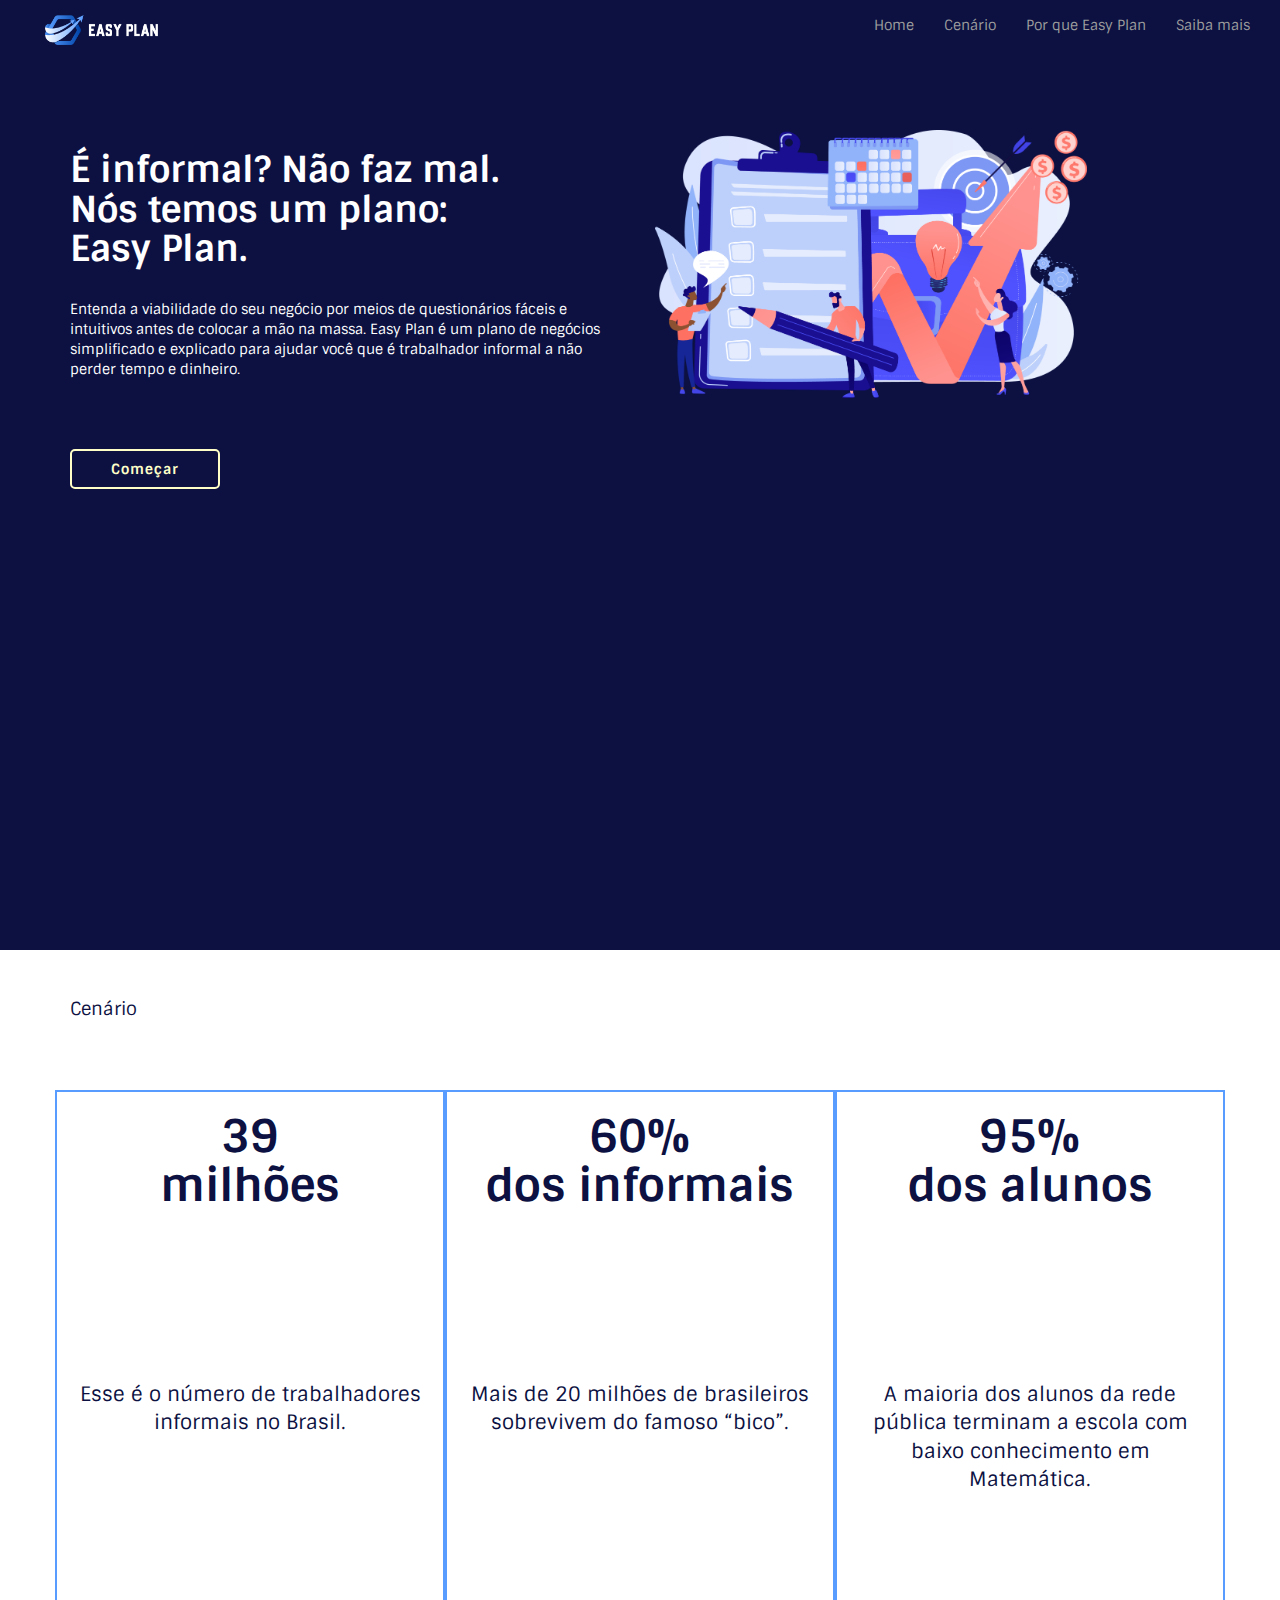
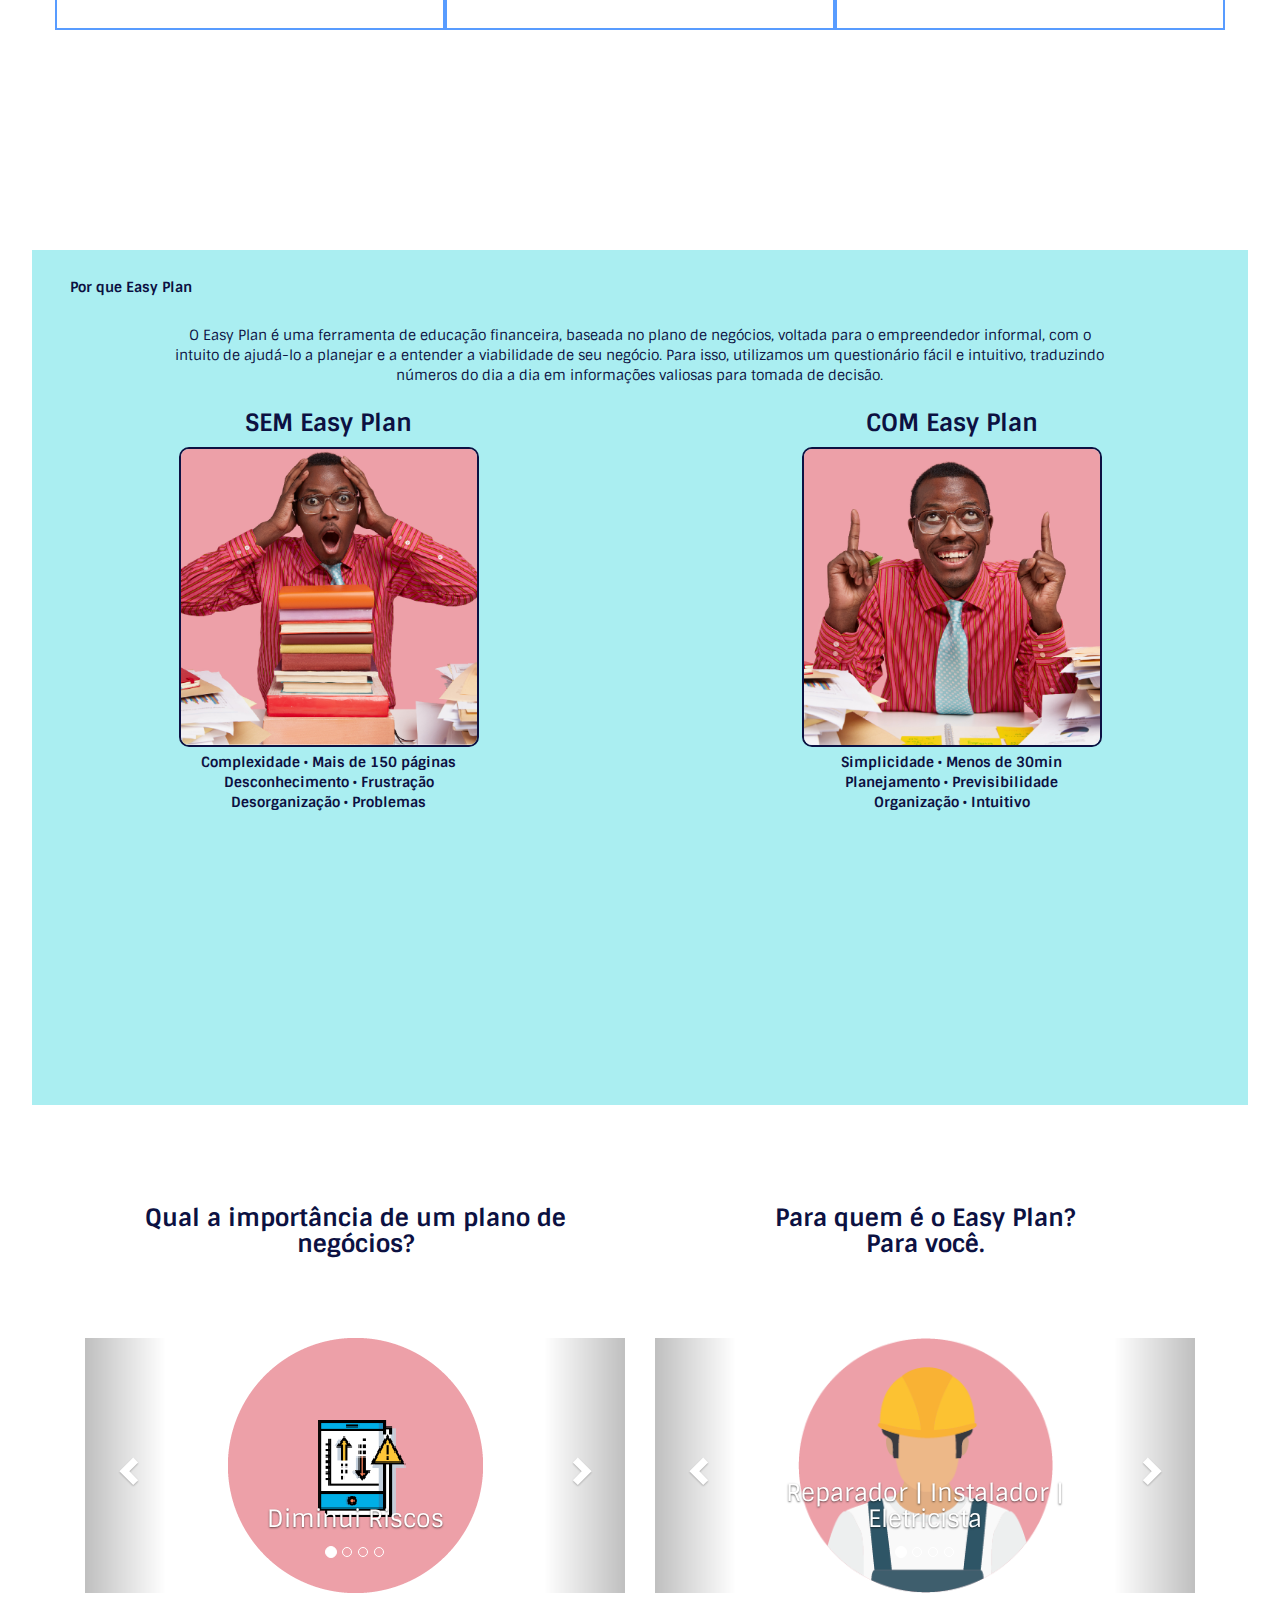
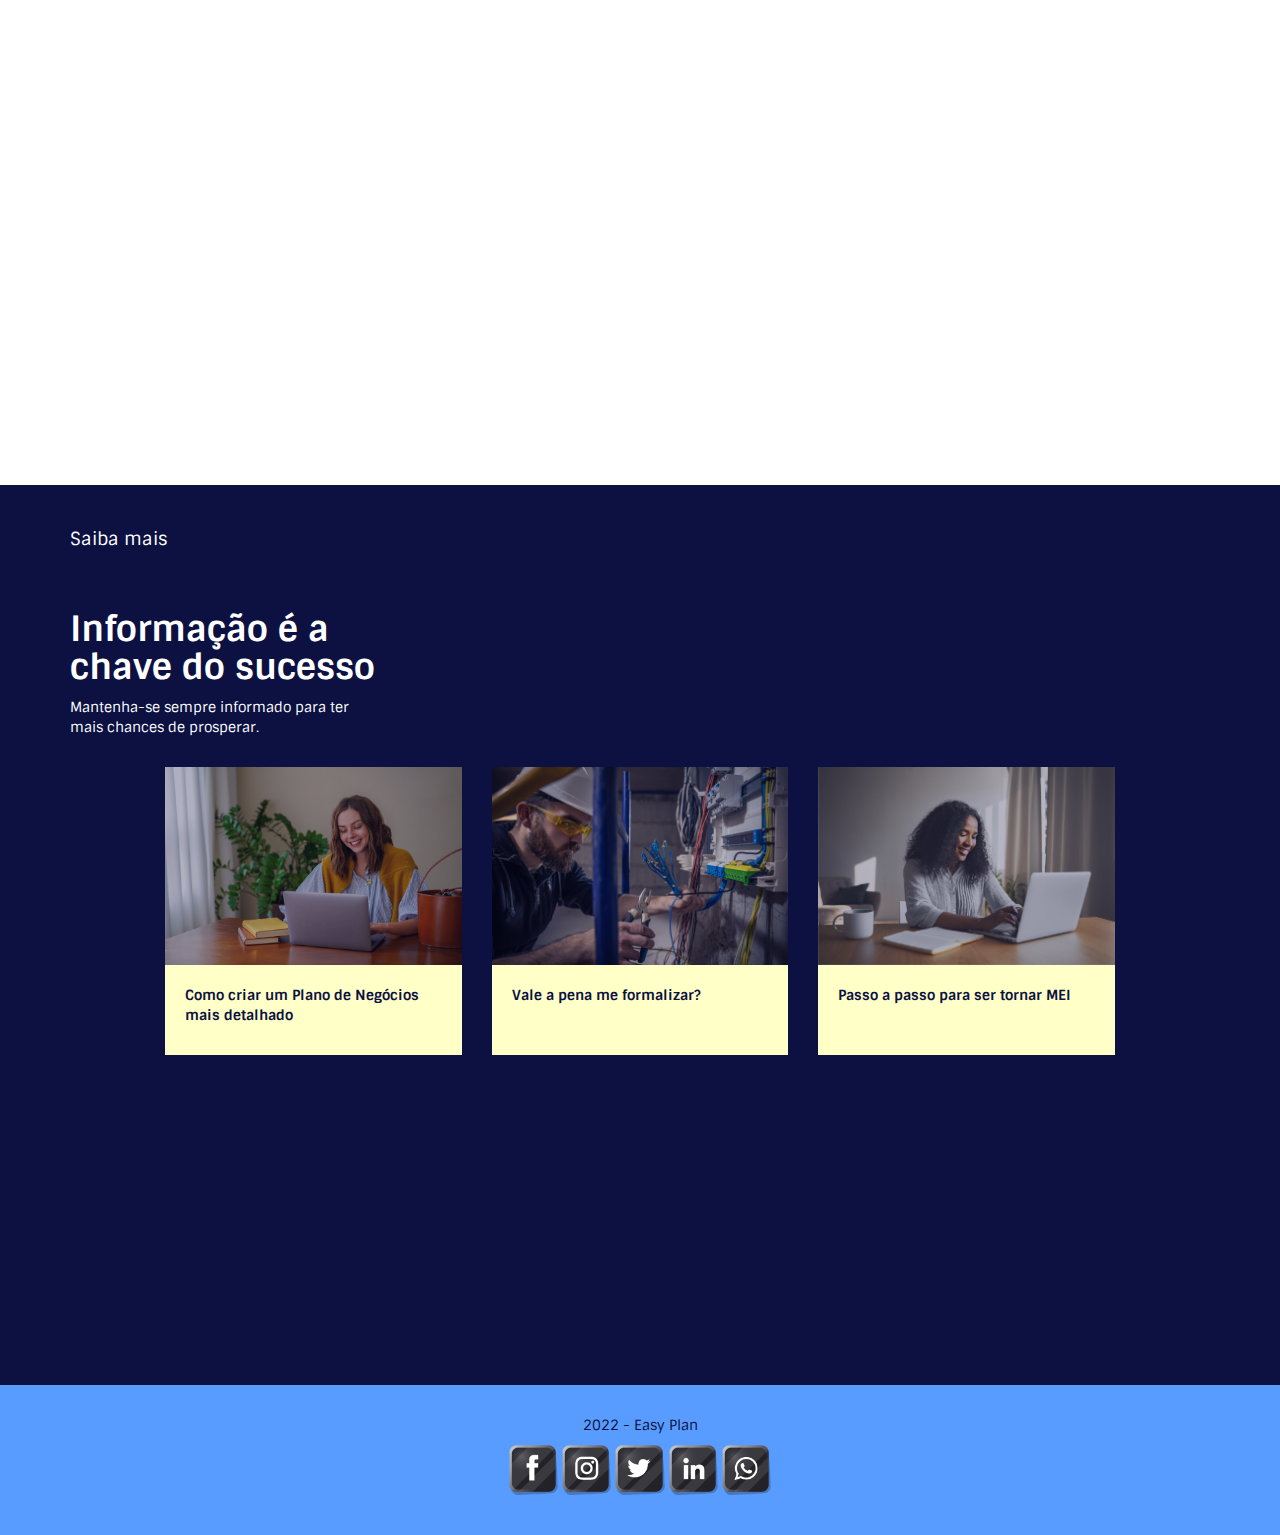
<file: Index.html>
<!DOCTYPE html>

<html lang="pt-br">

<head>
  <meta charset="UTF-8">
  <meta http-equiv="X-UA-Compatible" content="IE=edge">
  <meta name="viewport" content="width=device-width, initial-scale=1">
  <title>Easy Plan</title>
  <meta name="description" content="Easy Plan, um plano de negócios simplificado e explicado para trabalhadores informais">
  <meta name="keywords" content="Easy Plan, Plano de Negócios, empreendedorismo, informal, marketing, investimento">
  <link rel="stylesheet" href="https://maxcdn.bootstrapcdn.com/bootstrap/3.4.1/css/bootstrap.min.css">
  <link rel="stylesheet" href="./home/css/style.css">
  <link rel="stylesheet" href="./home/css/responsive.css">
  <link rel="icon" type="img/x-ico" href="./images/favicon_io/favicon.ico">
  <script src="https://ajax.googleapis.com/ajax/libs/jquery/3.6.0/jquery.min.js"></script>
  <script src="https://maxcdn.bootstrapcdn.com/bootstrap/3.4.1/js/bootstrap.min.js"></script>
</head>

<body>
  <nav class="navbar navbar-inverse navbar-static-top">
    <div class="container-fluid">
      <div class="navbar-header">
        <button type="button" class="navbar-toggle" data-toggle="collapse" data-target="#myNavbar">
          <span class="icon-bar"></span>
          <span class="icon-bar"></span>
          <span class="icon-bar"></span>
        </button>
        <a class="navbar-brand" href="#"><img src="./images/logo-horizontal.png" alt="Logo"></a>
      </div>
      <div class="collapse navbar-collapse navbar-right" id="myNavbar">
        <ul class="nav navbar-nav">
          <li><a href="#first-section">Home</a></li>
          <li><a href="#cenario">Cenário</a></li>
          <li><a href="#why-easy-plan">Por que Easy Plan</a></li>
          <li><a href="#learn-more">Saiba mais</a></li>
        </ul>
      </div>
    </div>
  </nav>

  <section id="first-section">
    <div class="container">
      <div id="presentation-content" class="col-sm-6">
        <h1>
          É informal? Não faz mal.<br>
          Nós temos um plano:<br>
          Easy Plan.
        </h1>
        <div id="presentation-paragraph">
          <p>
            Entenda a viabilidade do seu negócio por meios de questionários fáceis e
            intuitivos antes de colocar a mão na massa. Easy Plan é um plano de negócios simplificado e explicado 
            para ajudar você que é trabalhador informal a não perder tempo e dinheiro. 
          </p>
        </div>
        <a href="./form/page/form.html"><button>Começar</button></a>
      </div>
      <div class="main-image col-sm-6">
        <figure>
          <img src="./home/images/first-section-image.png" alt="Imagem esquema do planejamento">
        </figure>
      </div>
    </div>
  </section>

  <section id="cenario">
    <div class="container" id="title-cenario">
      <h4>Cenário</h4>
    </div>
    <div class="container cenario-info">
      <div class="row">
        <div class="box-cenario-info col-sm-4 text-center">
          <div class="title-box-cenario">
            <h2>39<br>milhões</h2>
          </div>
          <div class="text-box-cenario">
            <p>Esse é o número de trabalhadores informais no Brasil.</p>
          </div>
        </div>
        <div class="box-cenario-info col-sm-4 text-center">
          <div class="title-box-cenario">
            <h2>60%<br>dos informais</h2>
          </div>
          <div class="text-box-cenario">
            <p>Mais de 20 milhões de brasileiros sobrevivem do famoso “bico”.</p>
          </div>
        </div>
        <div class="box-cenario-info col-sm-4 text-center">
          <div class="title-box-cenario">
            <h2>95%<br>dos alunos</h2>
          </div>
          <div class="text-box-cenario">
            <p>A maioria dos alunos da rede pública terminam a escola com baixo conhecimento em Matemática.</p>
          </div>
        </div>
      </div>
    </div>
  </section>

  <section id="why-easy-plan">
    <div class="container">
      <h5>Por que Easy Plan</h5>
    </div>
    <div id="why-easy-plan-paragraph" class="container text-center">
      <p>
        O Easy Plan é uma ferramenta de educação financeira, baseada no plano de negócios, voltada para o empreendedor
        informal, com o intuito de ajudá-lo a planejar e a entender a viabilidade de seu negócio. Para isso, utilizamos
        um questionário fácil e intuitivo, traduzindo números do dia a dia em informações valiosas para tomada de
        decisão.
      </p>
    </div>
    <div class="row">
      <div id="without-easy-plan" class="container col-sm-6 text-center">
        <h3>SEM Easy Plan</h3>
        <figure>
          <img src="./home/images/negative-man-01.jpg" alt="Representação SEM Easy Plan">
          <figcaption>
            Complexidade • Mais de 150 páginas<br>Desconhecimento • Frustração<br>Desorganização • Problemas
          </figcaption>
        </figure>
      </div>
      <div id="with-easy-plan" class="container col-sm-6 text-center">
        <h3>COM Easy Plan</h3>
        <figure>
          <img src="./home/images/positive-man-01.jpg" alt="Representação COM Easy Plan">
          <figcaption>
            Simplicidade • Menos de 30min<br>Planejamento • Previsibilidade<br>Organização • Intuitivo
          </figcaption>
        </figure>
      </div>
    </div>
  </section>

  <section id="carousels">
    <div class="container">
      <div id="importance-plan" class="col-sm-6 text-center">
        <div class="carousel-title">
          <h3>Qual a importância de um plano de negócios?</h3>
        </div>
        <div id="myCarousel-importance" class="carousel slide" data-ride="carousel">

          <!-- Wrapper for slides -->
          <div class="carousel-inner" role="listbox">

            <div class="item active">
              <img src="./home/images/diminui-riscos-01.png" alt="Ícone que representa diminuição de riscos">
              <div class="carousel-caption">
                <h3>Diminui Riscos</h3>
              </div>
            </div>

            <div class="item">
              <img src="./home/images/base-negocio-01.png" alt="Ícone que representa base do seu négocio">
              <div class="carousel-caption">
                <h3>Dá a base para o seu négocio</h3>
              </div>
            </div>

            <div class="item">
              <img src="./home/images/mostra-caminho-01.png" alt="Ícone que representa mostra o caminho a seguir">
              <div class="carousel-caption">
                <h3>Mostra o caminho a seguir</h3>
              </div>
            </div>

            <div class="item">
              <img src="./home/images/facilita-objetivos-01.png" alt="Ícone que representa facilita os objetivos">
              <div class="carousel-caption">
                <h3>Facilita os objetivos</h3>
              </div>
            </div>
          </div>

          <!-- Indicators -->
          <ol class="carousel-indicators">
            <li data-target="#myCarousel-importance" data-slide-to="0" class="active"></li>
            <li data-target="#myCarousel-importance" data-slide-to="1"></li>
            <li data-target="#myCarousel-importance" data-slide-to="2"></li>
            <li data-target="#myCarousel-importance" data-slide-to="3"></li>
          </ol>

          <!-- Left and right controls -->
          <a class="left carousel-control" href="#myCarousel-importance" role="button" data-slide="prev">
            <span class="glyphicon glyphicon-chevron-left" aria-hidden="true"></span>
            <span class="sr-only"></span>
          </a>
          <a class="right carousel-control" href="#myCarousel-importance" role="button" data-slide="next">
            <span class="glyphicon glyphicon-chevron-right" aria-hidden="true"></span>
            <span class="sr-only"></span>
          </a>
        </div>
      </div>
      <div id="whos-for" class="col-sm-6 text-center">
        <div class="carousel-title">
          <h3>Para quem é o Easy Plan?<br>Para você.</h3>
        </div>
        <div id="myCarousel-whos" class="carousel slide" data-ride="carousel">

          <!-- Wrapper for slides -->
          <div class="carousel-inner" role="listbox">

            <div class="item active">
              <img src="./home/images/eletricista.png" alt="Ícone que representa eletricista">
              <div class="carousel-caption">
                <h3>Reparador | Instalador | Eletricista</h3>
              </div>
            </div>

            <div class="item">
              <img src="./home/images/artista.png" alt="Ícone que representa artista">
              <div class="carousel-caption">
                <h3>Pintor | Artista | Designer</h3>
              </div>
            </div>

            <div class="item">
              <img src="./home/images/artesao.png" alt="Ícone que representa artesã">
              <div class="carousel-caption">
                <h3>Artesã | Costureira | Manicure</h3>
              </div>
            </div>

            <div class="item">
              <img src="./home/images/padeiro.png" alt="Ícone que representa padeiro">
              <div class="carousel-caption">
                <h3>Confeiteiro | Boleiro | Padeiro</h3>
              </div>
            </div>
          </div>

          <!-- Indicators -->
          <ol class="carousel-indicators">
            <li data-target="#myCarousel-whos" data-slide-to="0" class="active"></li>
            <li data-target="#myCarousel-whos" data-slide-to="1"></li>
            <li data-target="#myCarousel-whos" data-slide-to="2"></li>
            <li data-target="#myCarousel-whos" data-slide-to="4"></li>
          </ol>

          <!-- Left and right controls -->
          <a class="left carousel-control" href="#myCarousel-whos" role="button" data-slide="prev">
            <span class="glyphicon glyphicon-chevron-left" aria-hidden="true"></span>
            <span class="sr-only"></span>
          </a>
          <a class="right carousel-control" href="#myCarousel-whos" role="button" data-slide="next">
            <span class="glyphicon glyphicon-chevron-right" aria-hidden="true"></span>
            <span class="sr-only"></span>
          </a>
        </div>
      </div>
    </div>
  </section>

  <section id="learn-more">
    <div class="container">
      <h4>Saiba mais</h4>
      <div class="main-content">
        <h2>Informação é a<br>chave do sucesso</h2>
        <p>Mantenha-se sempre informado para ter<br>mais chances de prosperar.</p>
      </div>
      <div class="cards">

        <div class="card col-sm-4">
          <a target="_blank"
            href="https://www.sebrae.com.br/sites/PortalSebrae/artigos/como-elaborar-um-plano-de-negocio,37d2438af1c92410VgnVCM100000b272010aRCRD">
            <figure class="image">
              <img src="./home/images/plano-detalhado.jpg" alt="Imagem Como criar um Plano de Negócios mais detalhado">
            </figure>
            <div class="content">
              <div class="title text--medium">
                <p>Como criar um Plano de Negócios mais detalhado</p>
              </div>
            </div>
          </a>
        </div>

        <div class="card col-sm-4">
          <a target="_blank"
            href="https://www.sebrae.com.br/sites/PortalSebrae/artigos/vale-a-pena-formalizar-a-sua-empresa,11cc5a80d8980810VgnVCM100000d701210aRCRD">
            <figure class="image">
              <img src="./home/images/formalizar.jpg" alt="Imagem Vale a pena me formalizar?">
            </figure>
            <div class="content">
              <div class="title text--medium">
                <p>Vale a pena me formalizar?</p>
              </div>
            </div>
          </a>
        </div>

        <div class="card col-sm-4">
          <a target="_blank"
            href="https://sebrae.com.br/sites/PortalSebrae/ufs/ms/artigos/serie-mei-passo-a-passo-para-formalizacao,a195c80ded253510VgnVCM1000004c00210aRCRD">
            <figure class="image">
              <img src="./home/images/passo-passo-mei.jpg" alt="Imagem Passo a passo para ser tornar MEI">
            </figure>
            <div class="content">
              <div class="title text--medium">
                <p>Passo a passo para ser tornar MEI</p>
              </div>
            </div>
          </a>
        </div>

      </div>
    </div>
  </section>

  <footer class="container-fluid text-center">
    <p>2022 - Easy Plan</p>
    <div class="social-network">
      <a href="https://www.facebook.com/"><img src="./images/logo-face.png" alt="Logo Facebook"></a>
      <a href="https://www.instagram.com/"><img src="./images/logo-insta.png" alt="Logo Instagram"></a>
      <a href="https://www.twitter.com/"><img src="./images/logo-twitter.png" alt="Logo Twitter"></a>
      <a href="https://www.linkedin.com/"><img src="./images/logo-linkedin.png" alt="Logo Linkedin"></a>
      <a href="https://web.whatsapp.com/"><img src="./images/logo-whatsapp.png" alt="Logo Whatsapp"></a>
    </div>
  </footer>

</body>

</html>
</file>
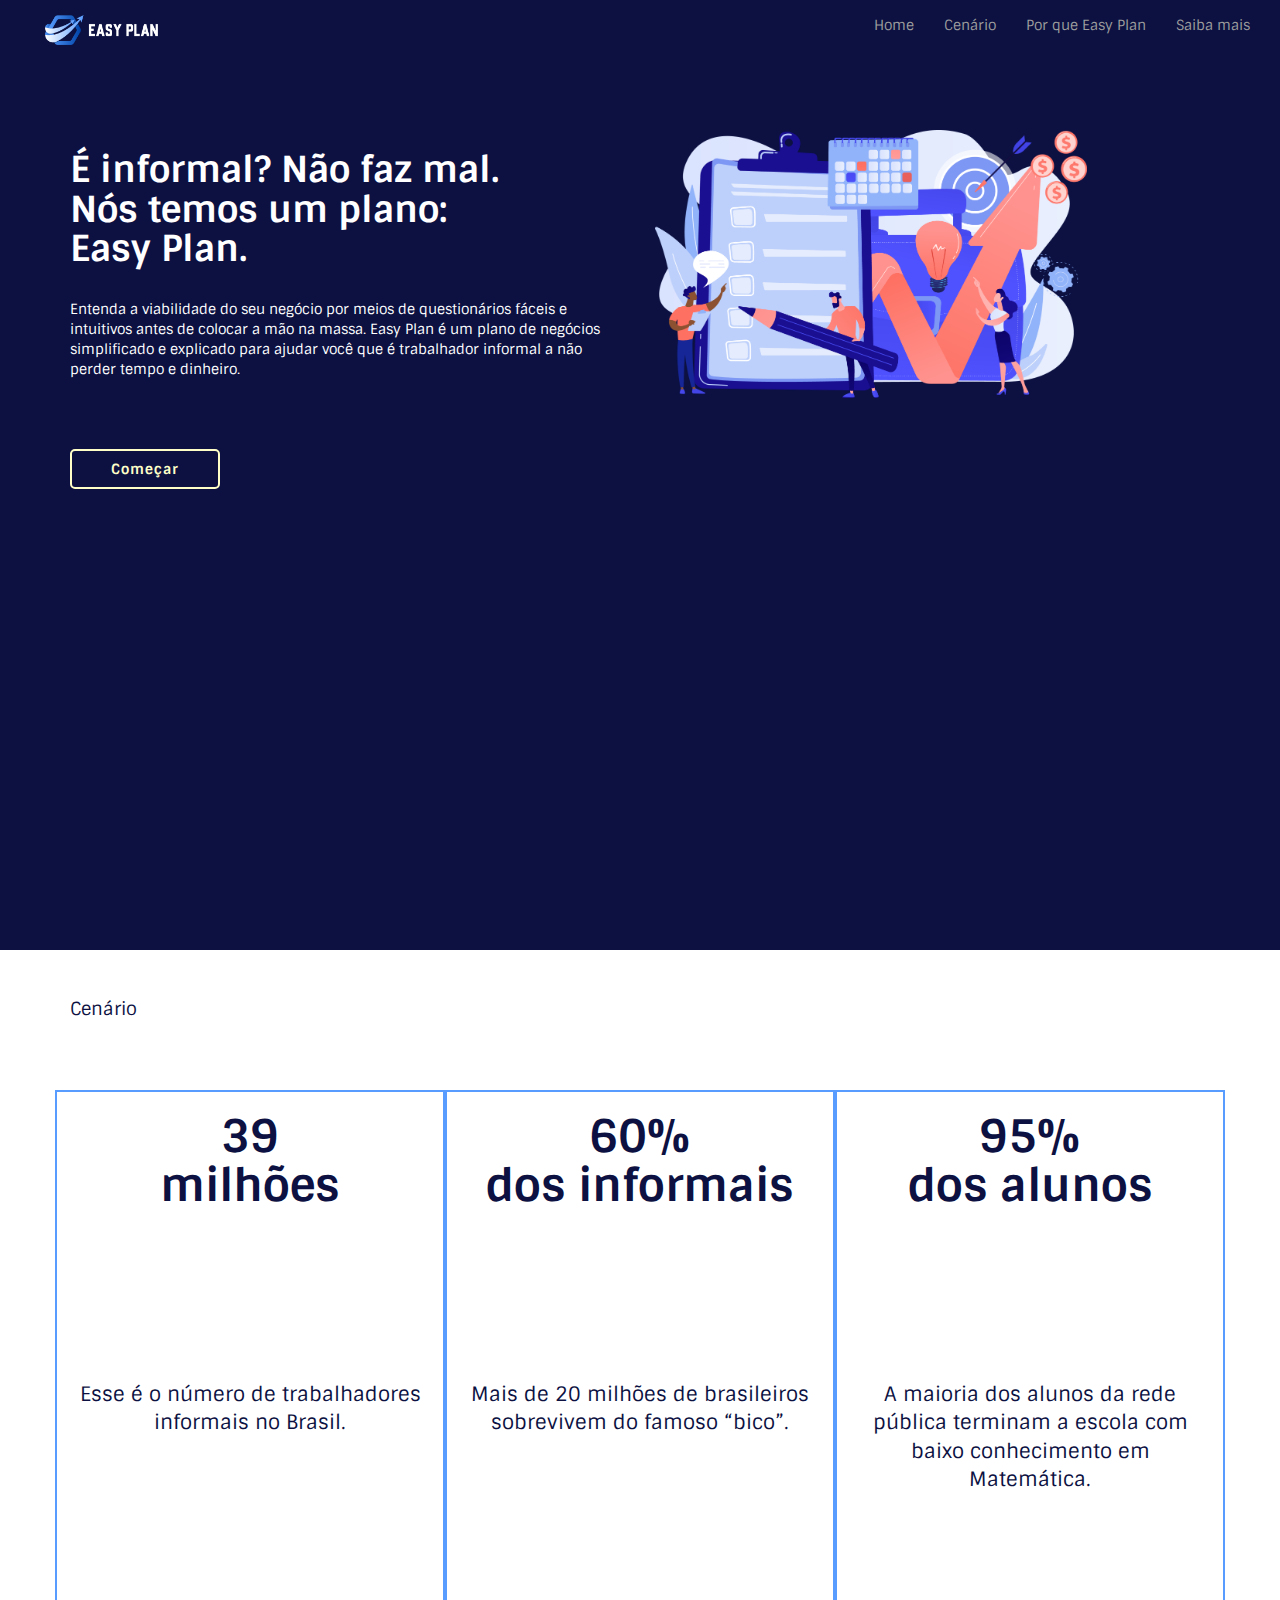
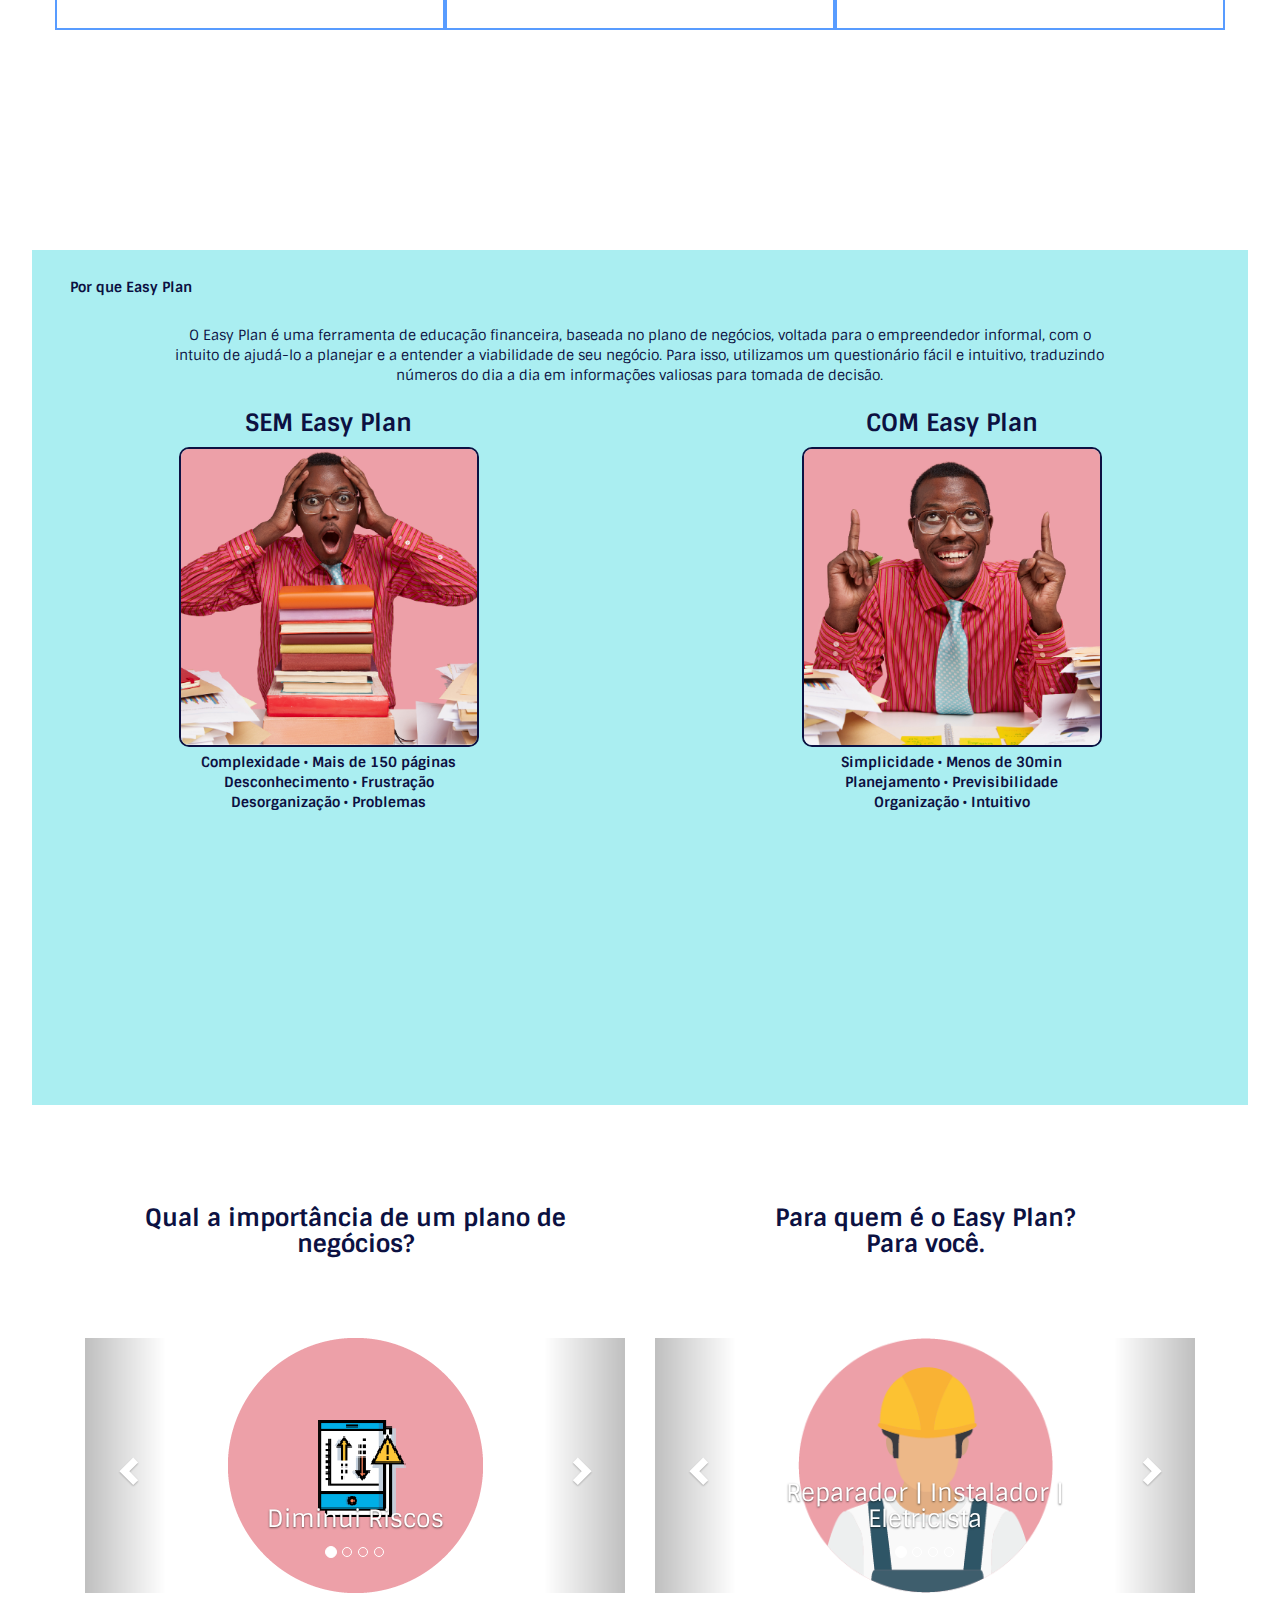
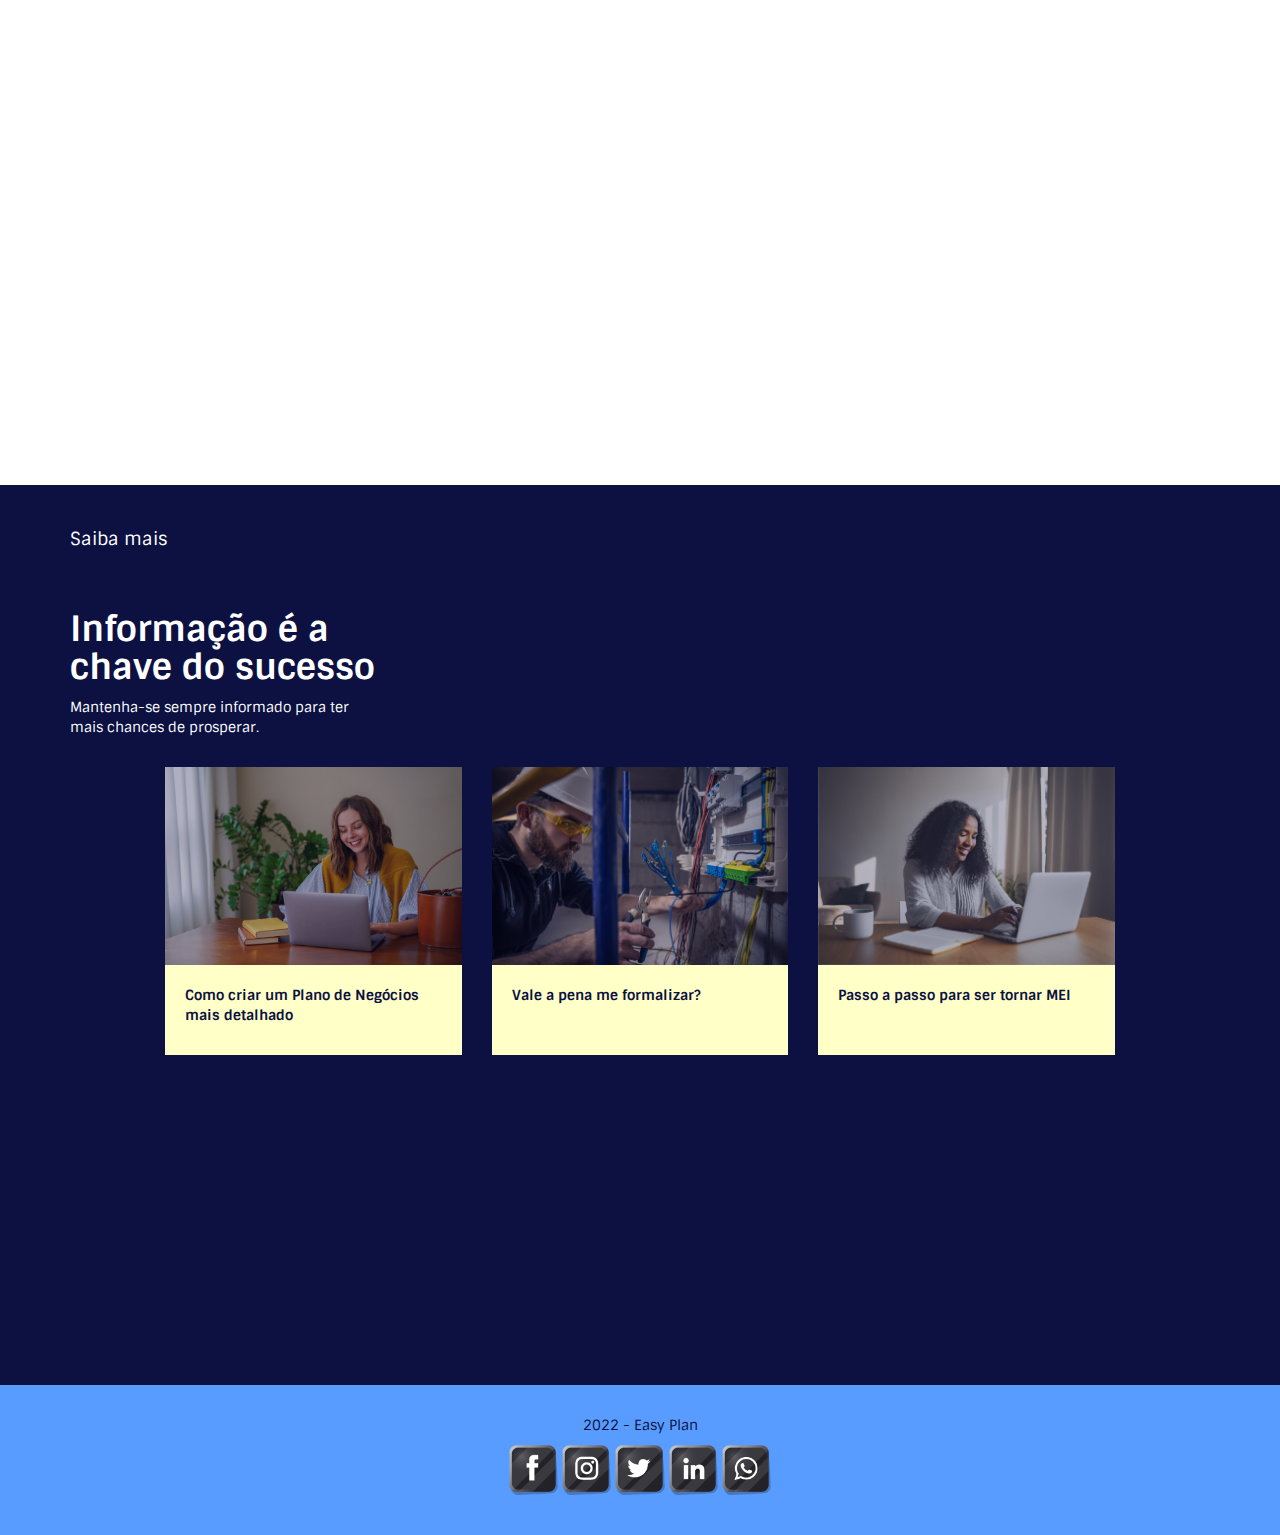
<file: index.html>
<!DOCTYPE html>

<html lang="pt-br">

<head>
  <meta charset="UTF-8">
  <meta http-equiv="X-UA-Compatible" content="IE=edge">
  <meta name="viewport" content="width=device-width, initial-scale=1">
  <title>Easy Plan</title>
  <meta name="description" content="Easy Plan, um plano de negócios simplificado e explicado para trabalhadores informais">
  <meta name="keywords" content="Easy Plan, Plano de Negócios, empreendedorismo, informal, marketing, investimento">
  <link rel="stylesheet" href="https://maxcdn.bootstrapcdn.com/bootstrap/3.4.1/css/bootstrap.min.css">
  <link rel="stylesheet" href="./home/css/style.css">
  <link rel="stylesheet" href="./home/css/responsive.css">
  <link rel="icon" type="img/x-ico" href="./images/favicon_io/favicon.ico">
  <script src="https://ajax.googleapis.com/ajax/libs/jquery/3.6.0/jquery.min.js"></script>
  <script src="https://maxcdn.bootstrapcdn.com/bootstrap/3.4.1/js/bootstrap.min.js"></script>
</head>

<body>
  <nav class="navbar navbar-inverse navbar-static-top">
    <div class="container-fluid">
      <div class="navbar-header">
        <button type="button" class="navbar-toggle" data-toggle="collapse" data-target="#myNavbar">
          <span class="icon-bar"></span>
          <span class="icon-bar"></span>
          <span class="icon-bar"></span>
        </button>
        <a class="navbar-brand" href="#"><img src="./images/logo-horizontal.png" alt="Logo"></a>
      </div>
      <div class="collapse navbar-collapse navbar-right" id="myNavbar">
        <ul class="nav navbar-nav">
          <li><a href="#first-section">Home</a></li>
          <li><a href="#cenario">Cenário</a></li>
          <li><a href="#why-easy-plan">Por que Easy Plan</a></li>
          <li><a href="#learn-more">Saiba mais</a></li>
        </ul>
      </div>
    </div>
  </nav>

  <section id="first-section">
    <div class="container">
      <div id="presentation-content" class="col-sm-6">
        <h1>
          É informal? Não faz mal.<br>
          Nós temos um plano:<br>
          Easy Plan.
        </h1>
        <div id="presentation-paragraph">
          <p>
            Entenda a viabilidade do seu negócio por meios de questionários fáceis e
            intuitivos antes de colocar a mão na massa. Easy Plan é um plano de negócios simplificado e explicado 
            para ajudar você que é trabalhador informal a não perder tempo e dinheiro. 
          </p>
        </div>
        <a href="./form/page/form.html"><button>Começar</button></a>
      </div>
      <div class="main-image col-sm-6">
        <figure>
          <img src="./home/images/first-section-image.png" alt="Imagem esquema do planejamento">
        </figure>
      </div>
    </div>
  </section>

  <section id="cenario">
    <div class="container" id="title-cenario">
      <h4>Cenário</h4>
    </div>
    <div class="container cenario-info">
      <div class="row">
        <div class="box-cenario-info col-sm-4 text-center">
          <div class="title-box-cenario">
            <h2>39<br>milhões</h2>
          </div>
          <div class="text-box-cenario">
            <p>Esse é o número de trabalhadores informais no Brasil.</p>
          </div>
        </div>
        <div class="box-cenario-info col-sm-4 text-center">
          <div class="title-box-cenario">
            <h2>60%<br>dos informais</h2>
          </div>
          <div class="text-box-cenario">
            <p>Mais de 20 milhões de brasileiros sobrevivem do famoso “bico”.</p>
          </div>
        </div>
        <div class="box-cenario-info col-sm-4 text-center">
          <div class="title-box-cenario">
            <h2>95%<br>dos alunos</h2>
          </div>
          <div class="text-box-cenario">
            <p>A maioria dos alunos da rede pública terminam a escola com baixo conhecimento em Matemática.</p>
          </div>
        </div>
      </div>
    </div>
  </section>

  <section id="why-easy-plan">
    <div class="container">
      <h5>Por que Easy Plan</h5>
    </div>
    <div id="why-easy-plan-paragraph" class="container text-center">
      <p>
        O Easy Plan é uma ferramenta de educação financeira, baseada no plano de negócios, voltada para o empreendedor
        informal, com o intuito de ajudá-lo a planejar e a entender a viabilidade de seu negócio. Para isso, utilizamos
        um questionário fácil e intuitivo, traduzindo números do dia a dia em informações valiosas para tomada de
        decisão.
      </p>
    </div>
    <div class="row">
      <div id="without-easy-plan" class="container col-sm-6 text-center">
        <h3>SEM Easy Plan</h3>
        <figure>
          <img src="./home/images/negative-man-01.jpg" alt="Representação SEM Easy Plan">
          <figcaption>
            Complexidade • Mais de 150 páginas<br>Desconhecimento • Frustração<br>Desorganização • Problemas
          </figcaption>
        </figure>
      </div>
      <div id="with-easy-plan" class="container col-sm-6 text-center">
        <h3>COM Easy Plan</h3>
        <figure>
          <img src="./home/images/positive-man-01.jpg" alt="Representação COM Easy Plan">
          <figcaption>
            Simplicidade • Menos de 30min<br>Planejamento • Previsibilidade<br>Organização • Intuitivo
          </figcaption>
        </figure>
      </div>
    </div>
  </section>

  <section id="carousels">
    <div class="container">
      <div id="importance-plan" class="col-sm-6 text-center">
        <div class="carousel-title">
          <h3>Qual a importância de um plano de negócios?</h3>
        </div>
        <div id="myCarousel-importance" class="carousel slide" data-ride="carousel">

          <!-- Wrapper for slides -->
          <div class="carousel-inner" role="listbox">

            <div class="item active">
              <img src="./home/images/diminui-riscos-01.png" alt="Ícone que representa diminuição de riscos">
              <div class="carousel-caption">
                <h3>Diminui Riscos</h3>
              </div>
            </div>

            <div class="item">
              <img src="./home/images/base-negocio-01.png" alt="Ícone que representa base do seu négocio">
              <div class="carousel-caption">
                <h3>Dá a base para o seu négocio</h3>
              </div>
            </div>

            <div class="item">
              <img src="./home/images/mostra-caminho-01.png" alt="Ícone que representa mostra o caminho a seguir">
              <div class="carousel-caption">
                <h3>Mostra o caminho a seguir</h3>
              </div>
            </div>

            <div class="item">
              <img src="./home/images/facilita-objetivos-01.png" alt="Ícone que representa facilita os objetivos">
              <div class="carousel-caption">
                <h3>Facilita os objetivos</h3>
              </div>
            </div>
          </div>

          <!-- Indicators -->
          <ol class="carousel-indicators">
            <li data-target="#myCarousel-importance" data-slide-to="0" class="active"></li>
            <li data-target="#myCarousel-importance" data-slide-to="1"></li>
            <li data-target="#myCarousel-importance" data-slide-to="2"></li>
            <li data-target="#myCarousel-importance" data-slide-to="3"></li>
          </ol>

          <!-- Left and right controls -->
          <a class="left carousel-control" href="#myCarousel-importance" role="button" data-slide="prev">
            <span class="glyphicon glyphicon-chevron-left" aria-hidden="true"></span>
            <span class="sr-only"></span>
          </a>
          <a class="right carousel-control" href="#myCarousel-importance" role="button" data-slide="next">
            <span class="glyphicon glyphicon-chevron-right" aria-hidden="true"></span>
            <span class="sr-only"></span>
          </a>
        </div>
      </div>
      <div id="whos-for" class="col-sm-6 text-center">
        <div class="carousel-title">
          <h3>Para quem é o Easy Plan?<br>Para você.</h3>
        </div>
        <div id="myCarousel-whos" class="carousel slide" data-ride="carousel">

          <!-- Wrapper for slides -->
          <div class="carousel-inner" role="listbox">

            <div class="item active">
              <img src="./home/images/eletricista.png" alt="Ícone que representa eletricista">
              <div class="carousel-caption">
                <h3>Reparador | Instalador | Eletricista</h3>
              </div>
            </div>

            <div class="item">
              <img src="./home/images/artista.png" alt="Ícone que representa artista">
              <div class="carousel-caption">
                <h3>Pintor | Artista | Designer</h3>
              </div>
            </div>

            <div class="item">
              <img src="./home/images/artesao.png" alt="Ícone que representa artesã">
              <div class="carousel-caption">
                <h3>Artesã | Costureira | Manicure</h3>
              </div>
            </div>

            <div class="item">
              <img src="./home/images/padeiro.png" alt="Ícone que representa padeiro">
              <div class="carousel-caption">
                <h3>Confeiteiro | Boleiro | Padeiro</h3>
              </div>
            </div>
          </div>

          <!-- Indicators -->
          <ol class="carousel-indicators">
            <li data-target="#myCarousel-whos" data-slide-to="0" class="active"></li>
            <li data-target="#myCarousel-whos" data-slide-to="1"></li>
            <li data-target="#myCarousel-whos" data-slide-to="2"></li>
            <li data-target="#myCarousel-whos" data-slide-to="4"></li>
          </ol>

          <!-- Left and right controls -->
          <a class="left carousel-control" href="#myCarousel-whos" role="button" data-slide="prev">
            <span class="glyphicon glyphicon-chevron-left" aria-hidden="true"></span>
            <span class="sr-only"></span>
          </a>
          <a class="right carousel-control" href="#myCarousel-whos" role="button" data-slide="next">
            <span class="glyphicon glyphicon-chevron-right" aria-hidden="true"></span>
            <span class="sr-only"></span>
          </a>
        </div>
      </div>
    </div>
  </section>

  <section id="learn-more">
    <div class="container">
      <h4>Saiba mais</h4>
      <div class="main-content">
        <h2>Informação é a<br>chave do sucesso</h2>
        <p>Mantenha-se sempre informado para ter<br>mais chances de prosperar.</p>
      </div>
      <div class="cards">

        <div class="card col-sm-4">
          <a target="_blank"
            href="https://www.sebrae.com.br/sites/PortalSebrae/artigos/como-elaborar-um-plano-de-negocio,37d2438af1c92410VgnVCM100000b272010aRCRD">
            <figure class="image">
              <img src="./home/images/plano-detalhado.jpg" alt="Imagem Como criar um Plano de Negócios mais detalhado">
            </figure>
            <div class="content">
              <div class="title text--medium">
                <p>Como criar um Plano de Negócios mais detalhado</p>
              </div>
            </div>
          </a>
        </div>

        <div class="card col-sm-4">
          <a target="_blank"
            href="https://www.sebrae.com.br/sites/PortalSebrae/artigos/vale-a-pena-formalizar-a-sua-empresa,11cc5a80d8980810VgnVCM100000d701210aRCRD">
            <figure class="image">
              <img src="./home/images/formalizar.jpg" alt="Imagem Vale a pena me formalizar?">
            </figure>
            <div class="content">
              <div class="title text--medium">
                <p>Vale a pena me formalizar?</p>
              </div>
            </div>
          </a>
        </div>

        <div class="card col-sm-4">
          <a target="_blank"
            href="https://sebrae.com.br/sites/PortalSebrae/ufs/ms/artigos/serie-mei-passo-a-passo-para-formalizacao,a195c80ded253510VgnVCM1000004c00210aRCRD">
            <figure class="image">
              <img src="./home/images/passo-passo-mei.jpg" alt="Imagem Passo a passo para ser tornar MEI">
            </figure>
            <div class="content">
              <div class="title text--medium">
                <p>Passo a passo para ser tornar MEI</p>
              </div>
            </div>
          </a>
        </div>

      </div>
    </div>
  </section>

  <footer class="container-fluid text-center">
    <p>2022 - Easy Plan</p>
    <div class="social-network">
      <a href="https://www.facebook.com/"><img src="./images/logo-face.png" alt="Logo Facebook"></a>
      <a href="https://www.instagram.com/"><img src="./images/logo-insta.png" alt="Logo Instagram"></a>
      <a href="https://www.twitter.com/"><img src="./images/logo-twitter.png" alt="Logo Twitter"></a>
      <a href="https://www.linkedin.com/"><img src="./images/logo-linkedin.png" alt="Logo Linkedin"></a>
      <a href="https://web.whatsapp.com/"><img src="./images/logo-whatsapp.png" alt="Logo Whatsapp"></a>
    </div>
  </footer>

</body>

</html>
</file>
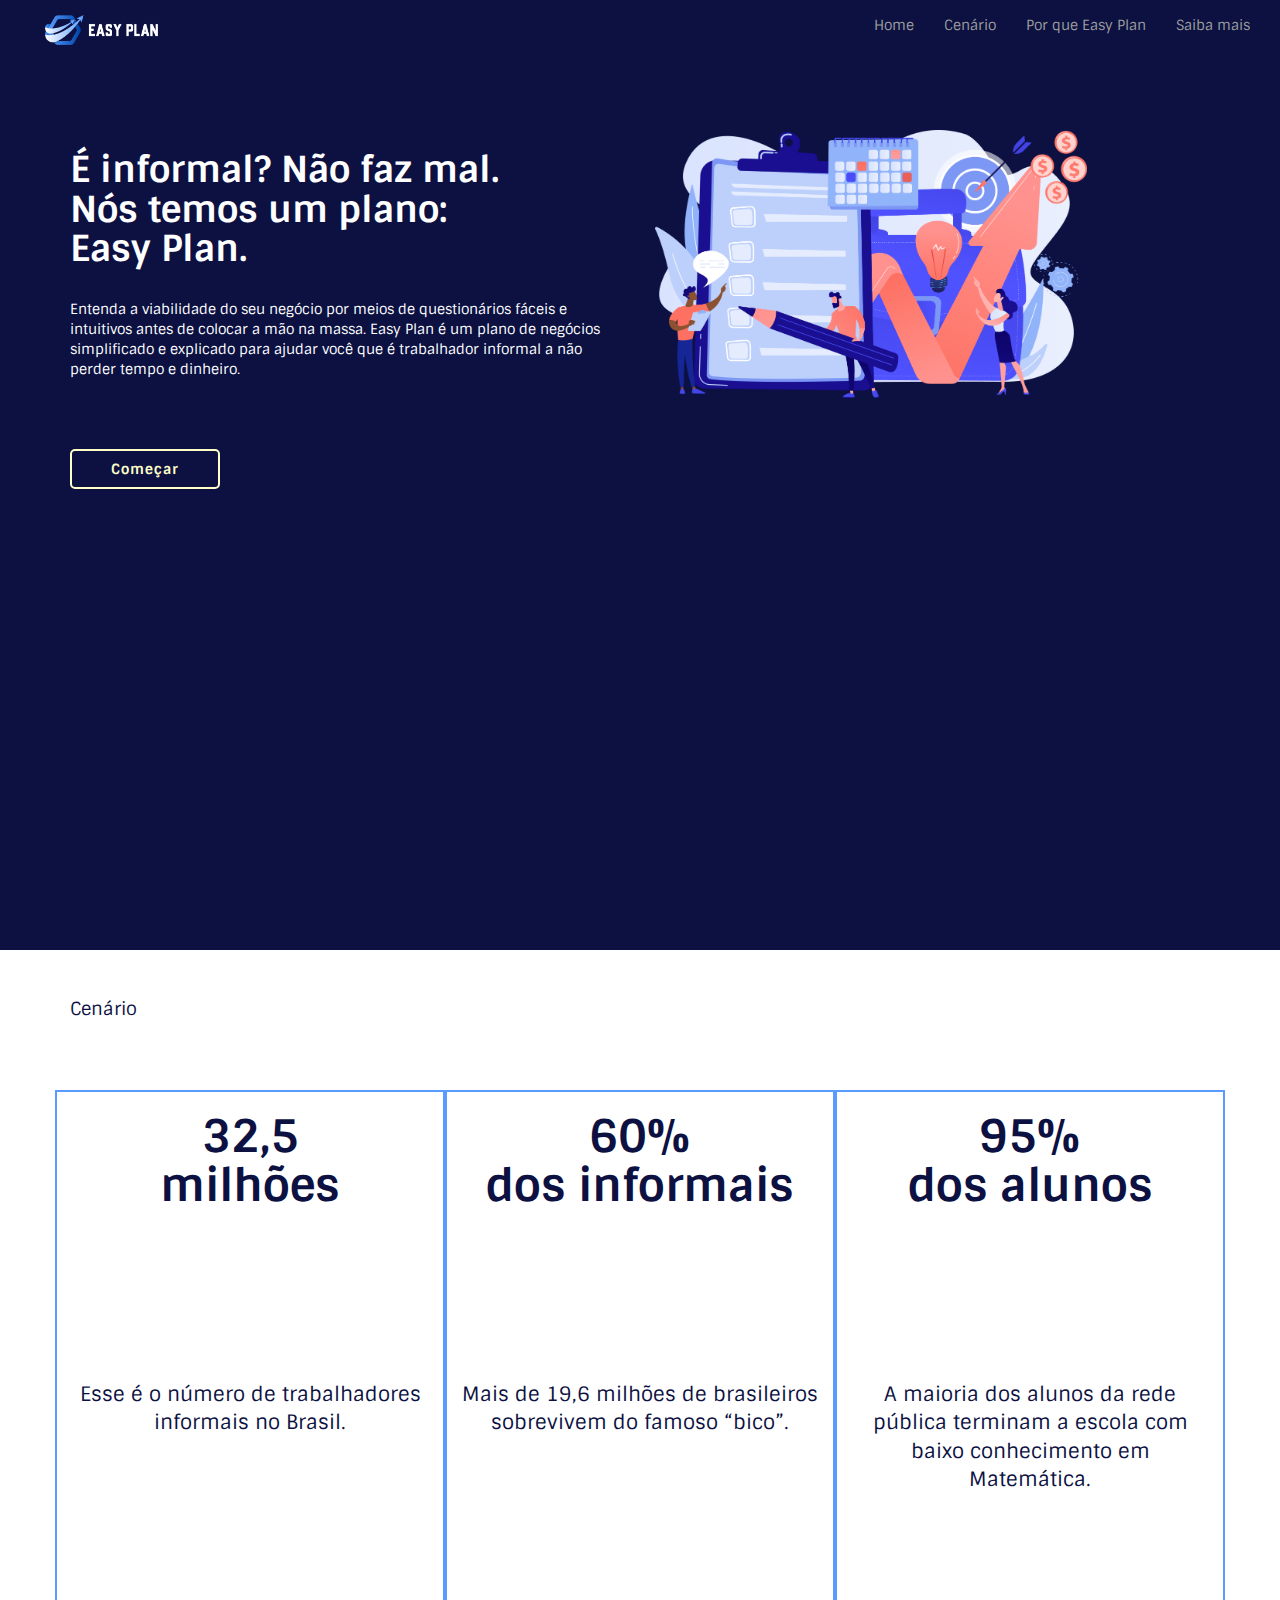
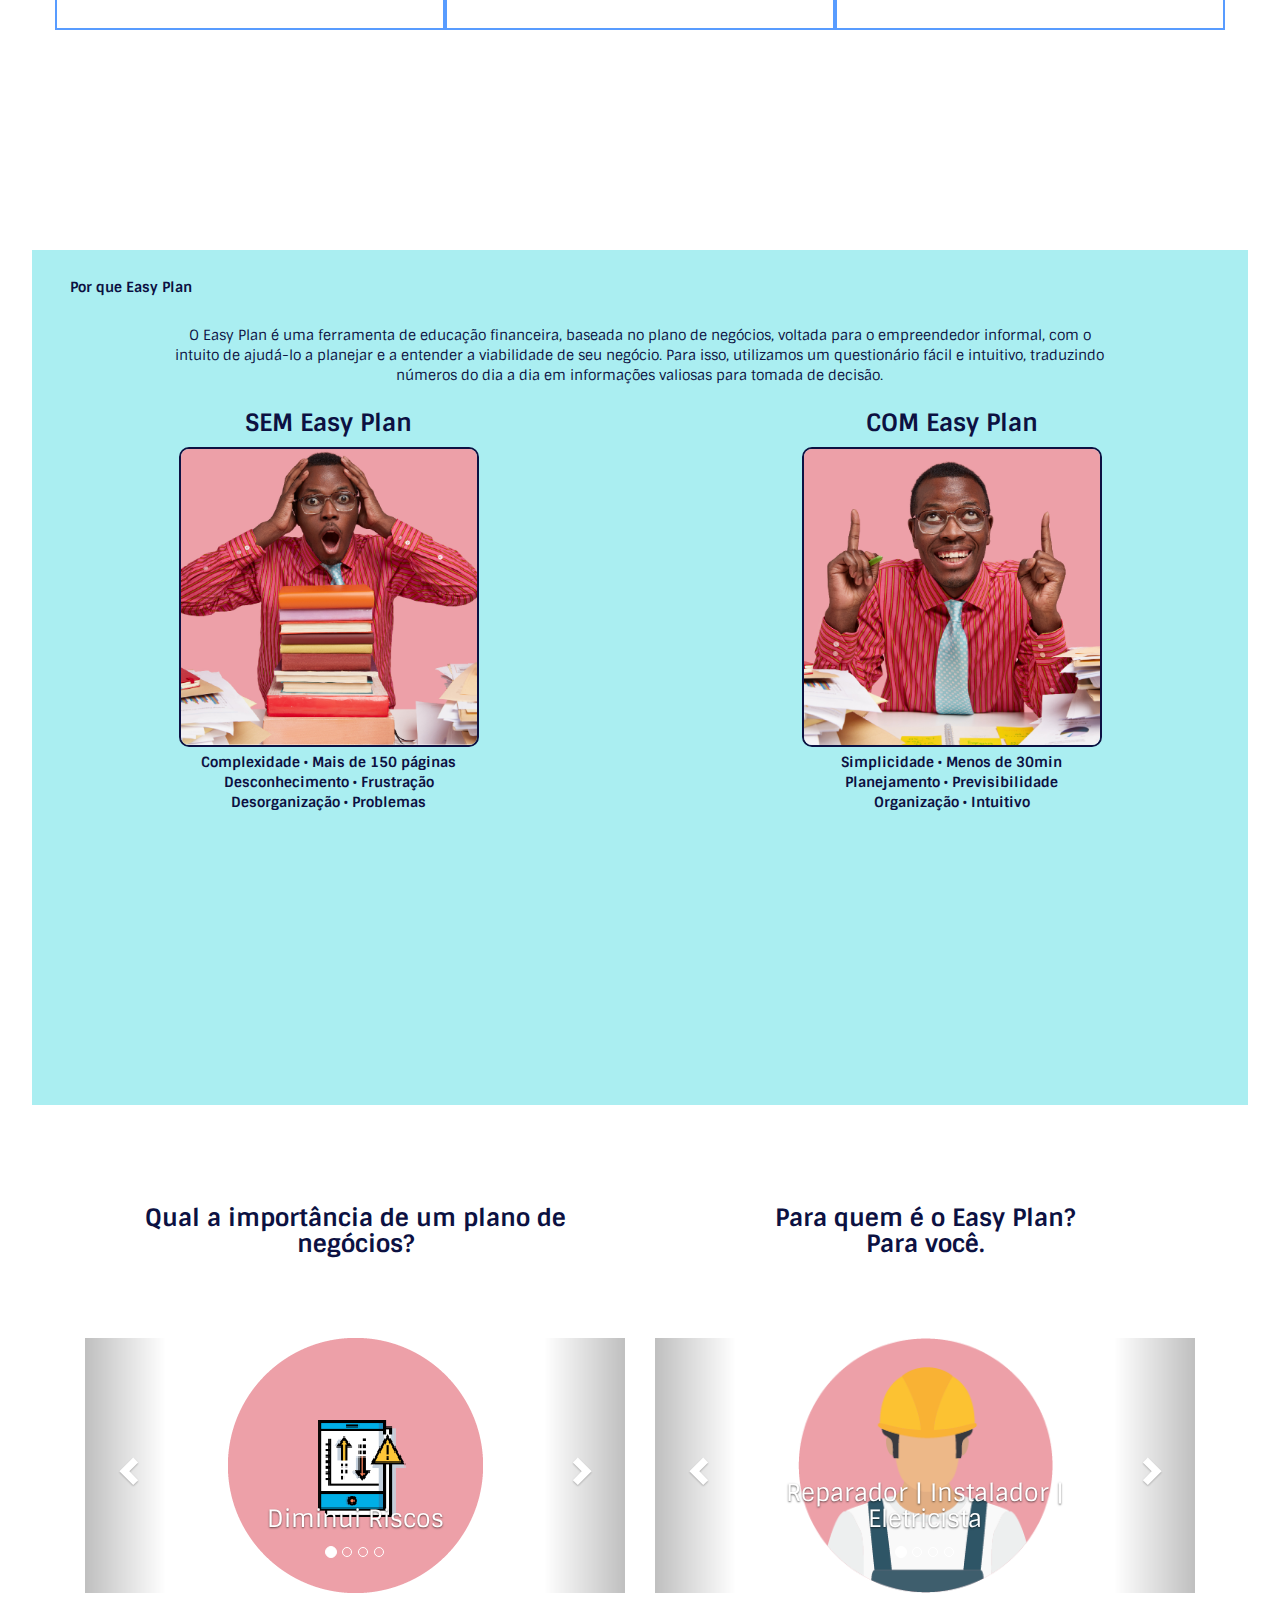
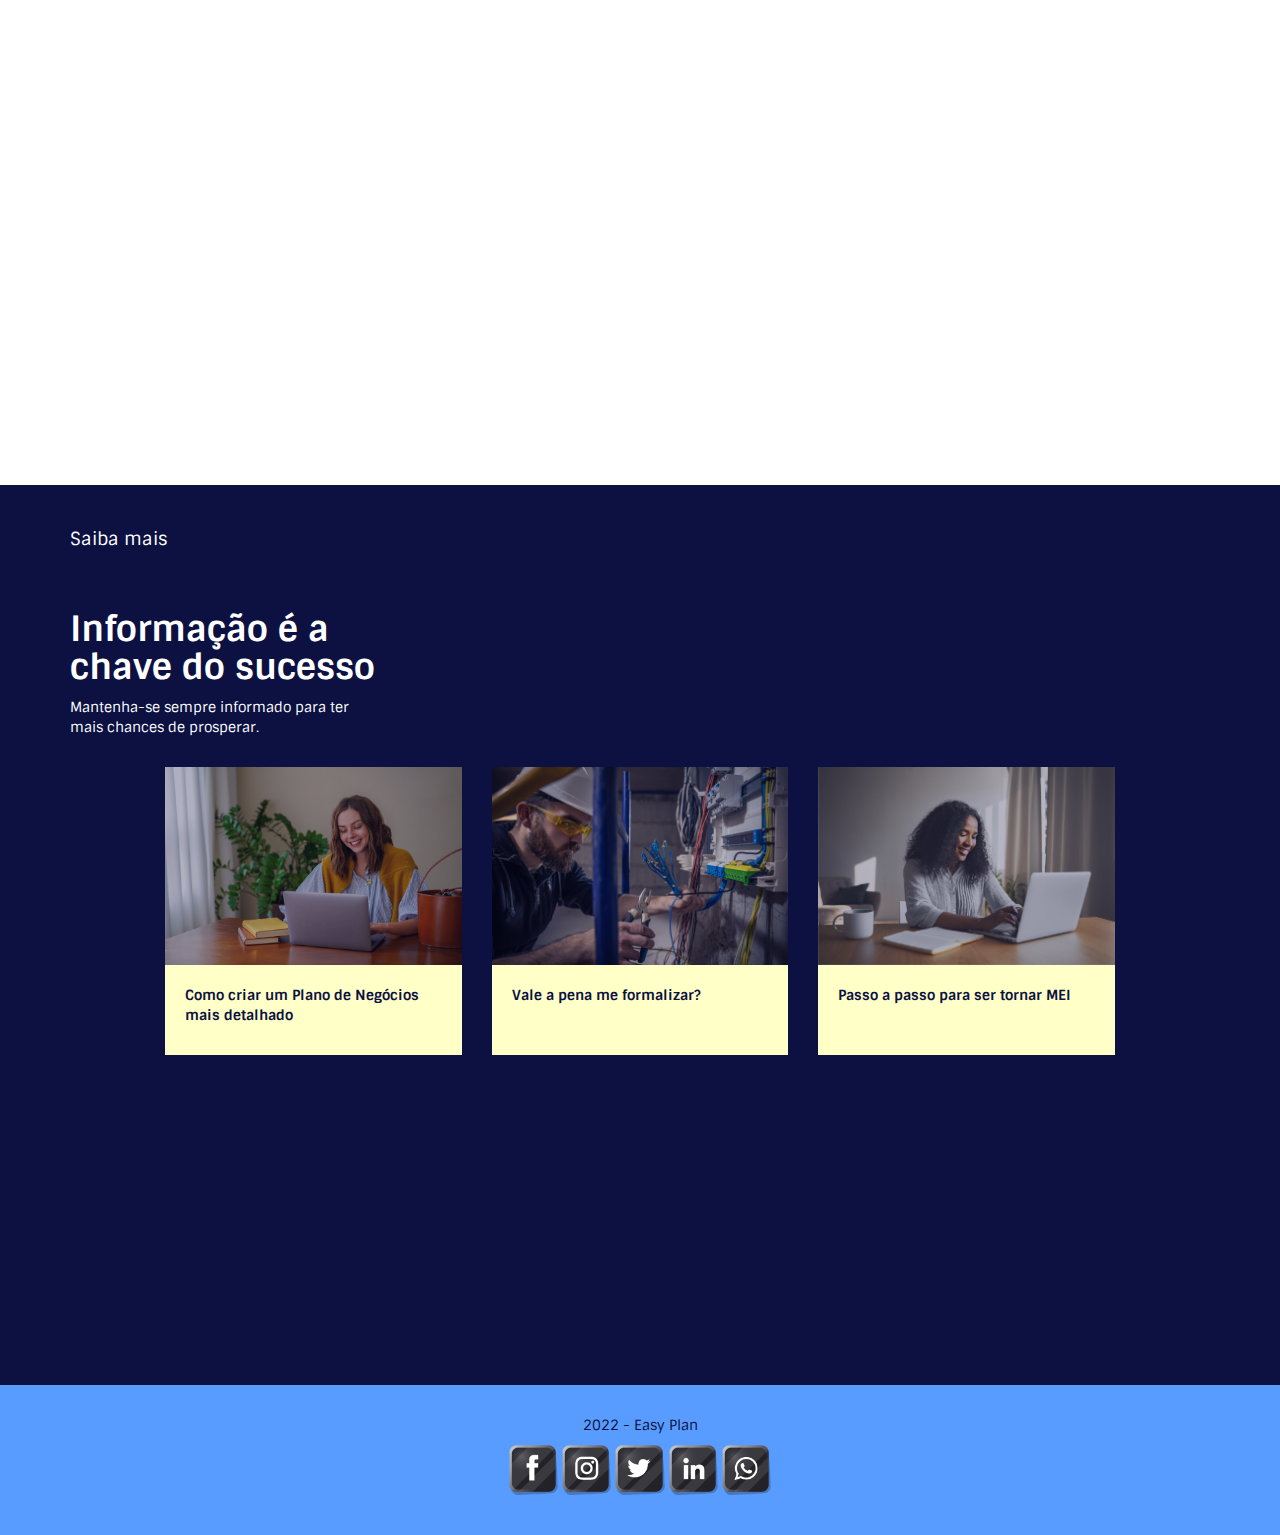
<file: home/page/Index.html>
<!DOCTYPE html>

<html lang="pt-br">

<head>
  <meta charset="UTF-8">
  <meta http-equiv="X-UA-Compatible" content="IE=edge">
  <meta name="viewport" content="width=device-width, initial-scale=1">
  <title>Easy Plan</title>
  <meta name="description" content="Easy Plan, um plano de negócios simplificado e explicado para trabalhadores informais">
  <meta name="keywords" content="Easy Plan, Plano de Negócios, empreendedorismo, informal, marketing, investimento">
  <link rel="stylesheet" href="https://maxcdn.bootstrapcdn.com/bootstrap/3.4.1/css/bootstrap.min.css">
  <link rel="stylesheet" href="../css/style.css">
  <link rel="stylesheet" href="../css/responsive.css">
  <link rel="icon" type="img/x-ico" href="../../images/favicon_io/favicon.ico">
  <script src="https://ajax.googleapis.com/ajax/libs/jquery/3.6.0/jquery.min.js"></script>
  <script src="https://maxcdn.bootstrapcdn.com/bootstrap/3.4.1/js/bootstrap.min.js"></script>
</head>

<body>
  <nav class="navbar navbar-inverse navbar-static-top">
    <div class="container-fluid">
      <div class="navbar-header">
        <button type="button" class="navbar-toggle" data-toggle="collapse" data-target="#myNavbar">
          <span class="icon-bar"></span>
          <span class="icon-bar"></span>
          <span class="icon-bar"></span>
        </button>
        <a class="navbar-brand" href="#"><img src="../../images/logo-horizontal.png" alt="Logo"></a>
      </div>
      <div class="collapse navbar-collapse navbar-right" id="myNavbar">
        <ul class="nav navbar-nav">
          <li><a href="#first-section">Home</a></li>
          <li><a href="#cenario">Cenário</a></li>
          <li><a href="#why-easy-plan">Por que Easy Plan</a></li>
          <li><a href="#learn-more">Saiba mais</a></li>
        </ul>
      </div>
    </div>
  </nav>

  <section id="first-section">
    <div class="container">
      <div id="presentation-content" class="col-sm-6">
        <h1>
          É informal? Não faz mal.<br>
          Nós temos um plano:<br>
          Easy Plan.
        </h1>
        <div id="presentation-paragraph">
          <p>
            Entenda a viabilidade do seu negócio por meios de questionários fáceis e
            intuitivos antes de colocar a mão na massa. Easy Plan é um plano de negócios simplificado e explicado 
            para ajudar você que é trabalhador informal a não perder tempo e dinheiro. 
          </p>
        </div>
        <a href="../../form/page/form.html"><button>Começar</button></a>
      </div>
      <div class="main-image col-sm-6">
        <figure>
          <img src="../images/first-section-image.png" alt="Imagem esquema do planejamento">
        </figure>
      </div>
    </div>
  </section>

  <section id="cenario">
    <div class="container" id="title-cenario">
      <h4>Cenário</h4>
    </div>
    <div class="container cenario-info">
      <div class="row">
        <div class="box-cenario-info col-sm-4 text-center">
          <div class="title-box-cenario">
            <h2>32,5<br>milhões</h2>
          </div>
          <div class="text-box-cenario">
            <p>Esse é o número de trabalhadores informais no Brasil.</p>
          </div>
        </div>
        <div class="box-cenario-info col-sm-4 text-center">
          <div class="title-box-cenario">
            <h2>60%<br>dos informais</h2>
          </div>
          <div class="text-box-cenario">
            <p>Mais de 19,6 milhões de brasileiros sobrevivem do famoso “bico”.</p>
          </div>
        </div>
        <div class="box-cenario-info col-sm-4 text-center">
          <div class="title-box-cenario">
            <h2>95%<br>dos alunos</h2>
          </div>
          <div class="text-box-cenario">
            <p>A maioria dos alunos da rede pública terminam a escola com baixo conhecimento em Matemática.</p>
          </div>
        </div>
      </div>
    </div>
  </section>

  <section id="why-easy-plan">
    <div class="container">
      <h5>Por que Easy Plan</h5>
    </div>
    <div id="why-easy-plan-paragraph" class="container text-center">
      <p>
        O Easy Plan é uma ferramenta de educação financeira, baseada no plano de negócios, voltada para o empreendedor
        informal, com o intuito de ajudá-lo a planejar e a entender a viabilidade de seu negócio. Para isso, utilizamos
        um questionário fácil e intuitivo, traduzindo números do dia a dia em informações valiosas para tomada de
        decisão.
      </p>
    </div>
    <div class="row">
      <div id="without-easy-plan" class="container col-sm-6 text-center">
        <h3>SEM Easy Plan</h3>
        <figure>
          <img src="../images/negative-man-01.jpg" alt="Representação SEM Easy Plan">
          <figcaption>
            Complexidade • Mais de 150 páginas<br>Desconhecimento • Frustração<br>Desorganização • Problemas
          </figcaption>
        </figure>
      </div>
      <div id="with-easy-plan" class="container col-sm-6 text-center">
        <h3>COM Easy Plan</h3>
        <figure>
          <img src="../images/positive-man-01.jpg" alt="Representação COM Easy Plan">
          <figcaption>
            Simplicidade • Menos de 30min<br>Planejamento • Previsibilidade<br>Organização • Intuitivo
          </figcaption>
        </figure>
      </div>
    </div>
  </section>

  <section id="carousels">
    <div class="container">
      <div id="importance-plan" class="col-sm-6 text-center">
        <div class="carousel-title">
          <h3>Qual a importância de um plano de negócios?</h3>
        </div>
        <div id="myCarousel-importance" class="carousel slide" data-ride="carousel">

          <!-- Wrapper for slides -->
          <div class="carousel-inner" role="listbox">

            <div class="item active">
              <img src="../images/diminui-riscos-01.png" alt="Ícone que representa diminuição de riscos">
              <div class="carousel-caption">
                <h3>Diminui Riscos</h3>
              </div>
            </div>

            <div class="item">
              <img src="../images/base-negocio-01.png" alt="Ícone que representa base do seu négocio">
              <div class="carousel-caption">
                <h3>Dá a base para o seu négocio</h3>
              </div>
            </div>

            <div class="item">
              <img src="../images/mostra-caminho-01.png" alt="Ícone que representa mostra o caminho a seguir">
              <div class="carousel-caption">
                <h3>Mostra o caminho a seguir</h3>
              </div>
            </div>

            <div class="item">
              <img src="../images/facilita-objetivos-01.png" alt="Ícone que representa facilita os objetivos">
              <div class="carousel-caption">
                <h3>Facilita os objetivos</h3>
              </div>
            </div>
          </div>

          <!-- Indicators -->
          <ol class="carousel-indicators">
            <li data-target="#myCarousel-importance" data-slide-to="0" class="active"></li>
            <li data-target="#myCarousel-importance" data-slide-to="1"></li>
            <li data-target="#myCarousel-importance" data-slide-to="2"></li>
            <li data-target="#myCarousel-importance" data-slide-to="3"></li>
          </ol>

          <!-- Left and right controls -->
          <a class="left carousel-control" href="#myCarousel-importance" role="button" data-slide="prev">
            <span class="glyphicon glyphicon-chevron-left" aria-hidden="true"></span>
            <span class="sr-only"></span>
          </a>
          <a class="right carousel-control" href="#myCarousel-importance" role="button" data-slide="next">
            <span class="glyphicon glyphicon-chevron-right" aria-hidden="true"></span>
            <span class="sr-only"></span>
          </a>
        </div>
      </div>
      <div id="whos-for" class="col-sm-6 text-center">
        <div class="carousel-title">
          <h3>Para quem é o Easy Plan?<br>Para você.</h3>
        </div>
        <div id="myCarousel-whos" class="carousel slide" data-ride="carousel">

          <!-- Wrapper for slides -->
          <div class="carousel-inner" role="listbox">

            <div class="item active">
              <img src="../images/eletricista.png" alt="Ícone que representa eletricista">
              <div class="carousel-caption">
                <h3>Reparador | Instalador | Eletricista</h3>
              </div>
            </div>

            <div class="item">
              <img src="../images/artista.png" alt="Ícone que representa artista">
              <div class="carousel-caption">
                <h3>Pintor / Artista / Designer</h3>
              </div>
            </div>

            <div class="item">
              <img src="../images/artesao.png" alt="Ícone que representa artesã">
              <div class="carousel-caption">
                <h3>Artesã | Costureira | Manicure</h3>
              </div>
            </div>

            <div class="item">
              <img src="../images/padeiro.png" alt="Ícone que representa padeiro">
              <div class="carousel-caption">
                <h3>Confeiteiro | Boleiro | Padeiro</h3>
              </div>
            </div>
          </div>

          <!-- Indicators -->
          <ol class="carousel-indicators">
            <li data-target="#myCarousel-whos" data-slide-to="0" class="active"></li>
            <li data-target="#myCarousel-whos" data-slide-to="1"></li>
            <li data-target="#myCarousel-whos" data-slide-to="2"></li>
            <li data-target="#myCarousel-whos" data-slide-to="4"></li>
          </ol>

          <!-- Left and right controls -->
          <a class="left carousel-control" href="#myCarousel-whos" role="button" data-slide="prev">
            <span class="glyphicon glyphicon-chevron-left" aria-hidden="true"></span>
            <span class="sr-only"></span>
          </a>
          <a class="right carousel-control" href="#myCarousel-whos" role="button" data-slide="next">
            <span class="glyphicon glyphicon-chevron-right" aria-hidden="true"></span>
            <span class="sr-only"></span>
          </a>
        </div>
      </div>
    </div>
  </section>

  <section id="learn-more">
    <div class="container">
      <h4>Saiba mais</h4>
      <div class="main-content">
        <h2>Informação é a<br>chave do sucesso</h2>
        <p>Mantenha-se sempre informado para ter<br>mais chances de prosperar.</p>
      </div>
      <div class="cards">

        <div class="card col-sm-4">
          <a target="_blank"
            href="https://www.sebrae.com.br/sites/PortalSebrae/artigos/como-elaborar-um-plano-de-negocio,37d2438af1c92410VgnVCM100000b272010aRCRD">
            <figure class="image">
              <img src="../images/plano-detalhado.jpg" alt="Imagem Como criar um Plano de Negócios mais detalhado">
            </figure>
            <div class="content">
              <div class="title text--medium">
                <p>Como criar um Plano de Negócios mais detalhado</p>
              </div>
            </div>
          </a>
        </div>

        <div class="card col-sm-4">
          <a target="_blank"
            href="https://www.sebrae.com.br/sites/PortalSebrae/artigos/vale-a-pena-formalizar-a-sua-empresa,11cc5a80d8980810VgnVCM100000d701210aRCRD">
            <figure class="image">
              <img src="../images/formalizar.jpg" alt="Imagem Vale a pena me formalizar?">
            </figure>
            <div class="content">
              <div class="title text--medium">
                <p>Vale a pena me formalizar?</p>
              </div>
            </div>
          </a>
        </div>

        <div class="card col-sm-4">
          <a target="_blank"
            href="https://sebrae.com.br/sites/PortalSebrae/ufs/ms/artigos/serie-mei-passo-a-passo-para-formalizacao,a195c80ded253510VgnVCM1000004c00210aRCRD">
            <figure class="image">
              <img src="../images/passo-passo-mei.jpg" alt="Imagem Passo a passo para ser tornar MEI">
            </figure>
            <div class="content">
              <div class="title text--medium">
                <p>Passo a passo para ser tornar MEI</p>
              </div>
            </div>
          </a>
        </div>

      </div>
    </div>
  </section>

  <footer class="container-fluid text-center">
    <p>2022 - Easy Plan</p>
    <div class="social-network">
      <a href="https://www.facebook.com/"><img src="../../images/logo-face.png" alt="Logo Facebook"></a>
      <a href="https://www.instagram.com/"><img src="../../images/logo-insta.png" alt="Logo Instagram"></a>
      <a href="https://www.twitter.com/"><img src="../../images/logo-twitter.png" alt="Logo Twitter"></a>
      <a href="https://www.linkedin.com/"><img src="../../images/logo-linkedin.png" alt="Logo Linkedin"></a>
      <a href="https://web.whatsapp.com/"><img src="../../images/logo-whatsapp.png" alt="Logo Whatsapp"></a>
    </div>
  </footer>

</body>

</html>
</file>
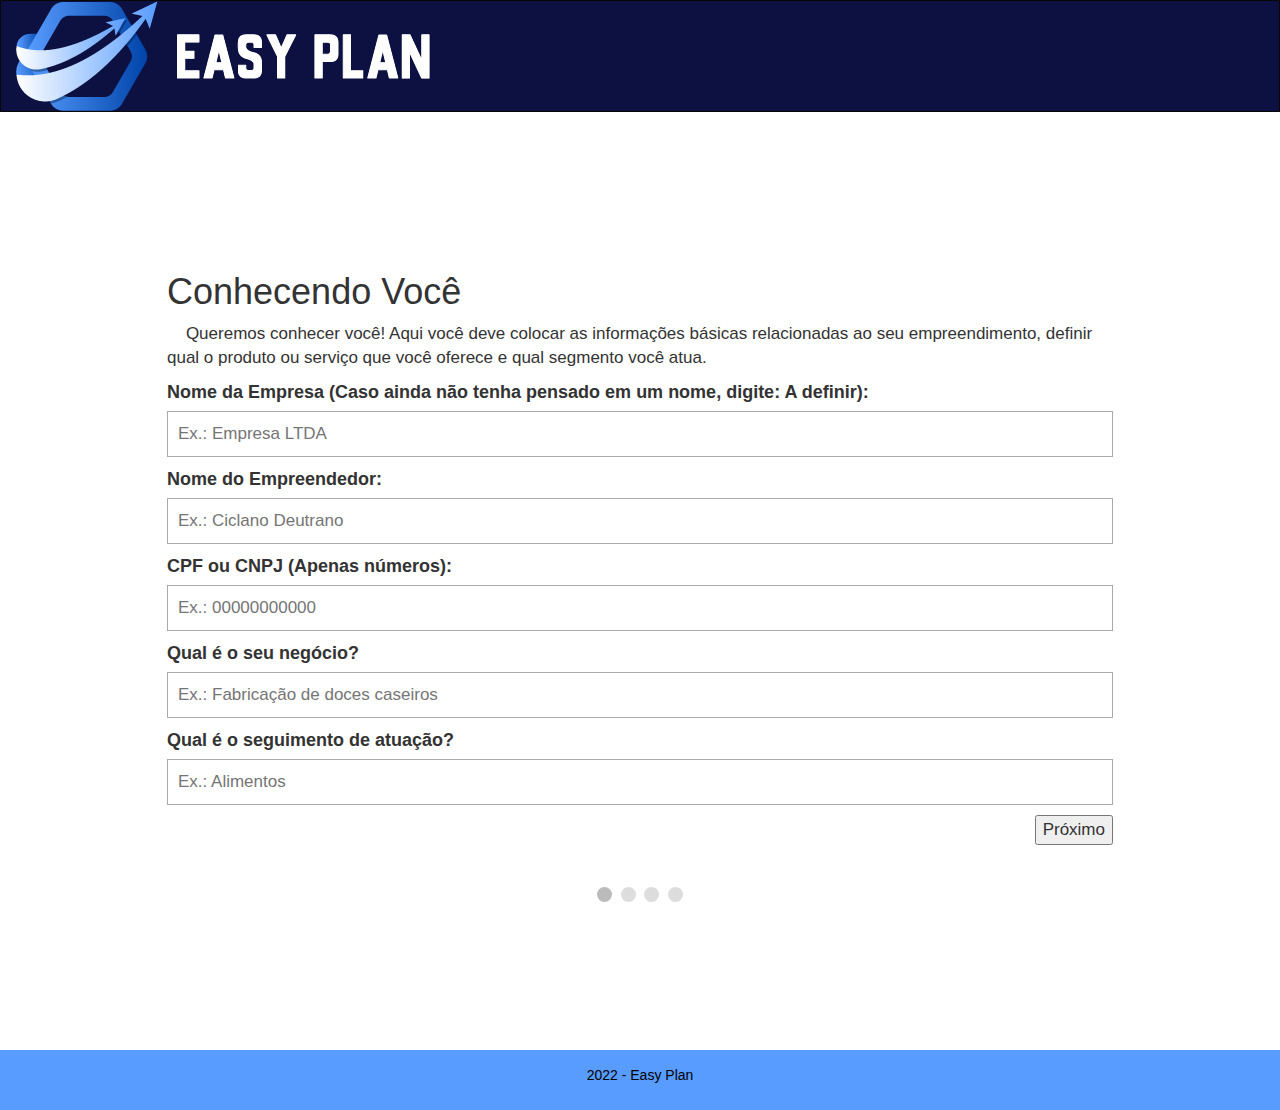
<file: form/page/form.html>
<!DOCTYPE html>
<html lang="en">
<head>
  <meta charset="UTF-8">
  <meta http-equiv="X-UA-Compatible" content="IE=edge">
  <meta name="viewport" content="width=device-width, initial-scale=1">
  <title>EasyPlan</title>
  <link rel="icon" type="image/x-icon" href="../../images/favicon_io/favicon.ico">
  <link rel="stylesheet" href="https://maxcdn.bootstrapcdn.com/bootstrap/3.4.1/css/bootstrap.min.css">
  <script src="https://ajax.googleapis.com/ajax/libs/jquery/3.6.0/jquery.min.js"></script>
  <script src="https://maxcdn.bootstrapcdn.com/bootstrap/3.4.1/js/bootstrap.min.js"></script>

  <link rel="stylesheet" href="../style/form.css">
</head>

<body>
<nav class="navbar navbar-inverse">
  <div class="container-fluid">
    <div class="navbar-header">
      <img src="../../images/logo-horizontal.png" alt="logo">
    </div>
  </div>
</nav>
  

<div class="container text-left">    
  <div class="row content">
    <div class="col-sm-12"> 
      
      <!-- FORM -->
      <form id="easy-form" action="">
        <div class="tab">
          <h1>Conhecendo Você</h1>

          <p class="form-introduction"> 
            &nbsp&nbsp&nbsp Queremos conhecer você! Aqui você deve colocar as informações básicas relacionadas ao seu empreendimento, definir qual o produto ou serviço que você oferece e qual segmento você atua.
          </p>

          <label> Nome da Empresa (Caso ainda não tenha pensado em um nome, digite: A definir): </label>
          <p><input id="business-name-input" placeholder="Ex.: Empresa LTDA" oninput="this.className = ''"></p>

          <label> Nome do Empreendedor: </label>
          <p><input id="entrepreneur-name-input" placeholder="Ex.: Ciclano Deutrano" oninput="this.className = ''"></p>

          <label> CPF ou CNPJ (Apenas números):</label>
          <p><input id="business-document-input" type="number" placeholder="Ex.: 00000000000" oninput="this.className = ''"></p>

          <label> Qual é o seu negócio? </label>
          <p><input id="business-description-input" placeholder="Ex.: Fabricação de doces caseiros" oninput="this.className = ''"></p>

          <label> Qual é o seguimento de atuação? </label>
          <p><input id="business-segment-input" placeholder="Ex.: Alimentos" oninput="this.className = ''"></p>

        </div>
        
        <div class="tab">
          <h1>Análise de Mercado</h1>

          <p class="form-introduction">
            &nbsp&nbsp&nbsp Agora vamos conhecer o mercado onde você atua, esta é uma das etapas mais importantes para a elaboração de seu plano. Os clientes precisam de soluções para algo necessário ou que desejam e você pode identificar essas soluções se conhecer bem o seu mercado.
            <br> &nbsp&nbsp&nbsp Aqui vamos conhecer mais sobre seu setor de atuação, quem são seus clientes, seus concorrentes e quem são seus forcenedores.
          </p>

          <label> Quem é seu consumidor? </label>
          <p><input id="customer-description-input" placeholder="Ex.: Empresas do setor imobiliário " oninput="this.className = ''"></p>
          <p class="form-input-clue"> 
            <u>Dica</u>: identifique as características gerais dos seus clientes. Considere que seu consumidor pode ser tanto pessoa física (faixa etária, escolaridade, gênero, etc), quanto outros negócios (ramo de atuação, porte, etc).
          </p>

          <label> Onde está seu consumidor? </label>
          <p><select id="customer-where-input">
            <option value="Bairro">Bairro</option>
            <option value="Cidade">Cidade</option>
            <option value="Estado">Estado</option>
            <option value="País">País</option>
            <option value="Outros Países">Outros Países</option>
          </select></p>

          <label> Com qual frequência compram esse tipo de produto ou serviço?</label>
          <p><select id="customer-frequency-input">
            <option value="Sempre">Sempre</option>
            <option value="Muitas vezes">Muitas vezes</option>
            <option value="Às vezes">Às vezes</option>
            <option value="Raramente">Raramente</option>
            <option value="Nunca">Nunca</option>
          </select></p>

          <label> Qual o principal fator que leva seu consumidor a comprar? </label>
          <p><select id="customer-factor-input">
            <option value="Preço">Preço</option>
            <option value="Qualidade">Qualidade</option>
            <option value="Marca">Marca</option>
            <option value="Prazo de entrega">Prazo de entrega</option>
            <option value="Prazo de pagamento">Prazo de pagamento</option>
            <option value="Atendimento">Atendimento</option>
          </select></p>

          <label> Quem são seus principais concorrentes? </label>
          <p><input id="competitor-description-input" placeholder="Ex.: Empreiteiras da região" oninput="this.className = ''"></p>
          <p class="form-input-clue"> 
            <u>Dica</u>: Descreva brevemente quem são, onde estão localizados, se praticam preços competitivos, etc.
          </p>

          <label> Você possui fornecedores? </label>
            <label class="radio-inline"><input type="radio" name="has-supplier-input" value="Sim" >Sim</label>
            <label class="radio-inline"><input type="radio" name="has-supplier-input" value="Não" checked>Não</label>

        </div>
        
        <div class="tab">          
          <h1>Plano de Marketing</h1>

          <p class="form-introduction"> 
            &nbsp&nbsp&nbsp Marketing ou Promoção são as ações que buscam apresentar, informar, convencer ou lembrar os clientes de adquirir seus produtos ou serviços e não os de concorrentes. 
            <br> &nbsp&nbsp&nbsp Isso começa por definir qual é o seu produto/serviço e qual o diferencial que você pretende oferecer. Também é o momento de escolher quais serão sua estratégia de divulgação, além de definir o preço e a quantidade que se pretende vender.
          </p>

          <label> Descreva seu produto ou serviço: </label>
          <p><input id="product-description-input" placeholder="Ex.: doces decorados para festas" oninput="this.className = ''"></p>
          <p class="form-input-clue"> 
            <u>Dica</u>: Descreva os principais itens que serão fabricados/vendidos ou os serviços que serão prestados.
          </p>

          <label> Qual o diferencial que você pretende oferecer? </label>
          <p><input id="business-differential-input" placeholder="Ex.: Qualidade do produto com entrega rápida" oninput="this.className = ''"></p>

          <label> Qual será a principal forma de divulgação (marketing)?</label>
          <p><select id="main-advertising-input" >
            <option value="Anúncios on-line">Anúncios on-line</option>
            <option value="Redes Sociais">Redes Sociais</option>
            <option value="Rádio/jornais/revistas">Rádio/jornais/revistas</option>
            <option value="Folhetos e cartões de visita">Folhetos e cartões de visita</option>
            <option value="Brindes e sorteios">Brindes e sorteios</option>
            <option value="Promoções e descontos">Promoções e descontos</option>
            <option value="Participações em eventos">Participações em eventos</option>
          </select></p>
          
          <label> Qual será o preço médio unitário cobrado? </label>
          <p>R$<input id="average-unit-price-input" type="number" class="number-currency" value="1.00" step=".01"> por cada produto ou serviço</p>
          <p class="form-input-clue"> 
            <u>Dica</u>: Para calcular, some o preço de todos seus produtos/serviços e divida pela quantidade de produtos/serviços.
          </p>
          
          <label> Qual a previsão de vendas? </label>
          <br>
          <p><label > Período: </label>
          <select id="sales-period-input">
            <option value="Mensal">Mensal</option>
            <option value="Trimestral">Trimestral</option>
            <option value="Semestral">Semestral</option>
            <option value="Anual">Anual</option>
          </select></p>
          
          <p><label> Quantidade: </label>
          <input id="sales-total-input" type="number" class="number-currency" value="10" min="1"> Produtos vendidos</p>

        </div>
        
        <div class="tab">
          <h1>Análise Financeira</h1>

          <p class="form-introduction">
            &nbsp&nbsp&nbsp Nessa etapa, você deve determinar o total de recursos a ser investido para que o seu negócio funcione. Estes investimentos correspondem ao custo fixo de todos os bens que você necessita para sua produção ou prestação de serviço. 
            <br> &nbsp&nbsp&nbsp Aqui também devem ser incluídas despesas como aluguel e salário de colaboradores.
          </p>

          <label> Qual o valor do investimento necessário? </label>
          <p>R$<input id="initial-funding-input" type="number" class="number-currency" value="1.00" step=".01"> </p>
          <p class="form-input-clue"> 
            <u>Dica</u>: Valor total do investimento necessário para seu negócio funcionar. Exemplo: compra de máquinas, ferramentas, veículo, etc.
          </p>
          <label> Você possui o valor necessário? </label>
          <label class="radio-inline"><input type="radio" name="has-capital-input" value="Sim" checked>Sim</label>
          <label class="radio-inline"><input type="radio" name="has-capital-input" value="Não">Não</label>

          <label id="funding-way-label" style="display: none"> Como pretende captar esse valor? </label>
          <select id="funding-way-input" style="display: none">
            <option value="Empréstimo bancário<">Empréstimo bancário</option>
            <option value="Empréstimo com familiares">Empréstimo com familiares</option>
            <option value="Venda de bens">Venda de bens</option>
            <option value="Outros">Outros</option>
            <option value="Reservas" hidden>Reservas</option>
          </select></p>

          <label> Qual o custo unitário médio de seu produto/serviço? (obrigatório)</label>
          <p>R$<input id="average-unit-cost-input" type="number" class="number-currency" value="5.00" min="0,01" step=".01"> </p>
          <p class="form-input-clue"> 
            <u>Dica</u>: Insira uma estimativa do custo médio para uma unidade de seus produtos/serviços.
          </p>

 
          <label>
             Para os custos citados abaixo, utilize como período o mesmo que foi selecionado para as estimativas de vendas.
          </label> 


          <label> Qual o custo com colaboradores? </label>
          <p>R$<input id="collaborator-cost-input" type="number" class="number-currency" value="0.00" min="0,00" step=".01"> </p>

          <label> Qual o custo com aluguéis? </label>
          <p>R$<input id="rent-cost-input" type="number" class="number-currency" value="0.00" min="0,00" step=".01"> </p>
          <p class="form-input-clue"> 
            <u>Dica</u>: Considere o valor total com aluguéis em geral. Exemplo: aluguel de espaço, veículo, ferramentas/equipamentos, etc.
          </p>

          <label> Outros custos(insira a soma total dos demais custos não citados acima): </label>
          <p>R$<input id="other-cost-input" type="number" class="number-currency" value="0.00" min="0,00" step=".01"> </p>
          
        </div>
        
        <div style="overflow:auto;">
          <div style="float:right;">
            <button type="button" id="previous-button" onclick="nextPrevious(-1)">Anterior</button>
            <button type="button" id="next-button" onclick="nextPrevious(1)">Próximo</button>
          </div>
        </div>

        <p class="alert-warning" id="warning-message"> <b>ATENÇÃO!</b> Ao apertar o botão "Enviar" não haverá possibilidade de alterar as respostas.
        <br> Caso queira alterar alguma resposta ainda há tempo! Apenas aperte o botão "Anterior"</p>
        
        <div style="text-align:center;margin-top:40px;">
          <span class="step"></span>
          <span class="step"></span>
          <span class="step"></span>
          <span class="step"></span>
        </div>
        
        </form>

    </div>
  </div>
</div>


<!-- End Screen-->
<div id ="end-screen" class="container-fluid text-center" style="display: none;">    
  <div class="row content">
    <div class="col-sm-12 text-Center"> 
      <h2>Parabéns!</h2>
      <h3>Você concluiu o formulário, aperte o botão abaixo para visualizar o seu plano!</h3>
      <button id="redirect-button">Ver o plano!</button>
    </div>
  </div>
</div>

<footer class="container-fluid text-center">
  <p>2022 - Easy Plan</p>
</footer>

<script src="../controllers/formData.js"></script>
<script src="../controllers/formIndex.js"></script>
</body>
</html>
</file>
<file: home/css/style.css>
@import url('https://fonts.googleapis.com/css2?family=Sintony:wght@400;700&display=swap');

html, body {
  font-family: Sintony, Arial, Helvetica, sans-serif;
  scroll-behavior: smooth;
}

h1 {
  font-weight: bold;
}

a:hover {
  text-decoration: none;
}

/* Navbar */

.navbar {
  background-color: #0C1142;
  margin-bottom: 0;
  border: 0;
}

.navbar-brand img {
  height: 30px;
  margin-left: 30px;
}

/* First Section */

#first-section {
  height: 100vh;
  background-color: #0C1142;
}

#first-section .container{
  margin: 0 auto;
}

#presentation-content {
  color: white;
  padding-top: 80px;
  padding-left: 0px;
}

#presentation-paragraph {
  padding-top: 20px;
}

#presentation-content button {
  margin-top: 60px;
  width: 150px;
  height: 40px;
  color: #0C1142;
  font-weight: bold; 
  letter-spacing: 1px;
  background-color: #ffffc800;
  border: 2px solid #ffffc8;
  color: #ffffc8;
  border-radius: 5px;
  transition: .8s ease;
  transition-property: background-color, color, letter-spacing;
}

#presentation-content button:hover {
  background-color: #ffffc8;
  color: #0C1142;
  letter-spacing: 1.2px;
}

.main-image figure {
  margin: auto auto;
}

.main-image img {
  width: 80%;
  border-radius: 15px;
  padding-top: 80px;
  margin: auto auto;
}

/* Cenario Section */

#cenario {
  height: 100vh;
  background-color: #ffffff;
}

#cenario h4 {
  color: #0C1142;
  padding-top: 40px;  
}

.cenario-info {
  padding-top: 60px;
}

.box-cenario-info {
  border: 2px solid #589CFF;
  border-collapse: collapse;
  height: 60vh;
}

.title-box-cenario {
  height: 50%;
}

.text-box-cenario {
  height: 50%;
}

.title-box-cenario h2 {
  color: #0C1142;
  font-size: 45px;
  font-weight: bold;
}

.text-box-cenario p {
  color: #0C1142;
  font-size: 20px;
}

/* Why Easy Plan Section */

#why-easy-plan {
  height: 95vh;
  width: 95vw;
  margin: auto auto;
  background-color: #AAEEF1;
  color: #0C1142;
}

#why-easy-plan h5 {
  padding-top: 20px;
  font-weight: bold; 
}

#why-easy-plan-paragraph {
  padding-top: 20px;  
  width: 80%;
}

#why-easy-plan h3 {
  font-weight: bold;
  margin-top: 15px;
}

#why-easy-plan img,  #why-easy-plan figcaption {
  width: 300px;
}

#why-easy-plan img {
  border: 2.5px solid #0C1142;
  border-radius: 10px;
}

#why-easy-plan figcaption {
  font-weight: bold;
  margin: 5px auto;
}

/* Carousel Section */

#carousels {
  height: 100vh;
}

#carousels .container {
  margin-top: 80px;
}

.carousel-title h3 {
  color: #0C1142;
  font-weight: bold;
}

.carousel {
  margin-top: 80px;
}

#carousels .item img {
  height: 255px;
  margin: 0 auto;
}

/* Learn More Section */

#learn-more {
  height: 100vh;
  background-color: #0C1142;
  color: white;
}

#learn-more h4 {
  padding-top: 35px;  
}

#learn-more .main-content {
  padding-top: 30px;  
}

#learn-more h2 {
  font-size: 35px;
  font-weight: bold;
}

.cards {
  max-width: 980px;
  margin: 30px auto;
}

.card {
  transition: all 0.3s ease 0s;
}

.card:hover {
  transform: translateY(-7px);
}

.card .image {
  position: relative;
}

.card .image::after {
  content: '';
  position: absolute;
  left: 0;
  top: 0;
  height: 100%;
  width: 100%;
  background-color: #0C1142;
  opacity: .3;
  transition: 1s ease;
}

.card .image img {
  width: 100%;
}

.card .content {
  height: 90px;
  padding: 20px;
  background-color: #FFFFC8;
}

.card a {
  color: #0C1142;
  font-weight: bold;
}

/* Footer */
footer {
  height: 150px;
  background-color: #589CFF;
  color: #0C1142;
}

footer p {
  margin-top: 30px;
}

footer .social-network img {
  height: 50px;
}

footer .social-network img:hover {
  transform: translateY(-2px);
}
</file>
<file: home/css/responsive.css>
@media screen and (max-width: 1000px) {
    
    /* First Section */
    #first-section {
        height: auto;
    }

    #presentation-content h1 {
        font-size: 30px;
    }
    
    .main-image img {
        width: 300px;
        margin-bottom: 30px;
    }
    
    /* Cenario Section */
    #cenario {
        height: auto;
    }

    /* Why Easy Plan Section */
    #why-easy-plan {
        height: auto;
    }
    #why-easy-plan img,  #why-easy-plan figcaption {
        width:  70%;
    }
    #why-easy-plan figcaption {
        margin-bottom: 10px;
    }
    
    /* Carousels */
    #carousels {
        height: auto;
    }

    #carousels .container {
        margin: 20px auto 40px auto;
    }

    .carousel {
        margin-top: 20px;
    }

    #whos-for {
        margin-top: 40px;
    }

    #carousels .item img {
        height: 150px;
        margin: 0 auto;
      }

    /* Learn More Section */
    #learn-more {
        height: auto;
    }
    .card {
        margin: 10px auto;
      }
}

@media screen and (max-width: 1200px) {

    /* Cenario Section */
    .box-cenario-info {
        height: 200px;
    }

    .title-box-cenario h2 {
        font-size: 30px;
    }

    .text-box-cenario p {
        font-size: 14px;
    }
}

@media screen and (max-width: 1000px) {

    /* Cenario Section */
    .cenario-info {
        padding-top: 30px;
        margin-bottom: 30px;
    }
}
</file>
<file: form/style/form.css>
/* LAYOUT */
.navbar {
  margin-bottom: 0;
  border-radius: 0;
  background-color: #0C1142;
  color: #FFFFFF;
}

.row.content {height: 450px}

footer {
  background-color: #589CFF;
  color: #000000;
  padding: 15px;
  
}

/* FORM */

#easy-form {
  background-color: #ffffff;
  margin: 100px auto;
  padding: 40px;
  width: 90%;
  min-width: 300px;
  font-size: 17px;
}

label {
  font-size: 18px;
}

input, select {
  padding: 10px;
  width: 100%;
  font-size: 17px;
  border: 1px solid #aaaaaa;
}
    
input[type="radio"] {
  padding: 0px;
  width: auto;
  font-size: 13px;
  border: none;
}

input.invalid {
  background-color: #ffdddd;
}

.number-quantity {
  width: 50px;
  padding: 1px;
}

.number-currency {
  width: 100px;
  padding: 2px;
}

.tab {
  display: none;
}

.step {
  height: 15px;
  width: 15px;
  margin: 0 2px;
  background-color: #bbbbbb;
  border: none;
  border-radius: 50%;
  display: inline-block;
  opacity: 0.5;
}

.step.active {
  opacity: 1;
}

.step.finish {
  background-color: #04AA6D;
}

/* SMALL SCREEN */
@media screen and (max-width: 767px) {
  .row.content {height:auto;} 
}
</file>
